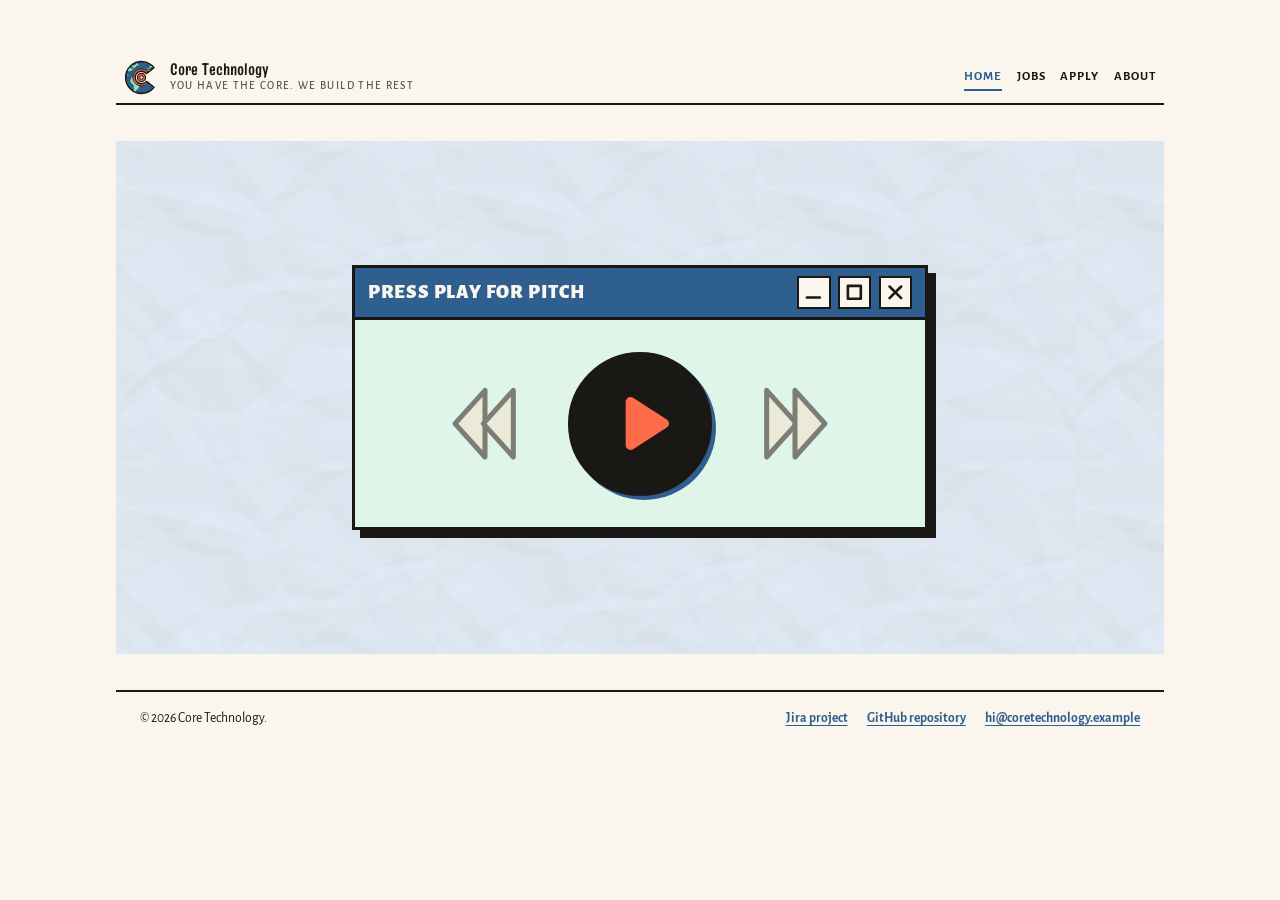
<file: index.html>
<!DOCTYPE html>
<html lang="en">

<head>
    <meta charset="UTF-8">
    <meta name="viewport" content="width=device-width, initial-scale=1">
    <title>Core Technology: Home</title>

    <link rel="stylesheet" href="./stylesheets/fonts.css">
    <link rel="stylesheet" href="./stylesheets/styles.css">
    <link rel="stylesheet" href="./stylesheets/index.css">
    <link rel="stylesheet" href="./stylesheets/animation.css">

    <style>
        /* Required embedded */
        h2 strong {
            display: inline-block;
            background-color: var(--coral);
            color: var(--bg);
            padding: 0 0.2em 0.05em;
        }

        del {
            text-decoration: none;
            /* remove default horizontal line */
            position: relative;
            display: inline-block;
        }

        del::after {
            content: "";
            position: absolute;
            top: 50%;
            left: -10%;
            width: 120%;
            height: 2px;
            background-color: currentColor;
            transform: translateY(-50%) rotate(-15deg);
        }
    </style>
</head>

<body>
    <header>
        <a class="brand" href="index.html">
            <span class="brand-mark" aria-hidden="true">
                <img src="images/brandmark.svg" alt="" width="32" height="32" />
            </span>
            <span>
                <span class="brand-name">Core Technology</span>
                <span class="brand-slogan">You have the core. We build the rest</span>
            </span>
        </a>
        <nav class="nav" aria-label="Main navigation">
            <a href="index.html" aria-current="page">Home</a>
            <a href="jobs.html">Jobs</a>
            <a href="apply.html">Apply</a>
            <a href="about.html">About</a>
        </nav>
    </header>
    <main id="main">
        <!--pitch hook -->
        <section class="panel pitch-hero" aria-labelledby="pitch-title" id="pitch">
            <div class="play-screen">
                <div class="player">
                    <div class="player__titlebar" aria-hidden="true">
                        <span class="player__title">Press play for pitch</span>
                        <span class="player__winbtns">
                            <span><svg viewBox="0 0 16 16" focusable="false">
                                    <path d="M3 12h10" />
                                </svg></span>
                            <span><svg viewBox="0 0 16 16" focusable="false">
                                    <rect x="3" y="3" width="10" height="10" />
                                </svg></span>
                            <span><svg viewBox="0 0 16 16" focusable="false">
                                    <path d="M3.5 3.5l9 9m0-9-9 9" />
                                </svg></span>
                        </span>
                    </div>
                    <div class="player__body">
                        <div class="transport">
                            <!-- dummy keys: decoration only -->
                            <span class="transport__skip" aria-hidden="true"><svg viewBox="0 0 48 56" focusable="false">
                                    <path d="M21 8 3 28l18 20Z" />
                                    <path d="M38 8 20 28l18 20Z" />
                                </svg></span>
                            <input type="checkbox" id="play" name="play" class="transport__play" autocomplete="on"
                                aria-label="Press play to start the pitch">
                            <span class="transport__skip" aria-hidden="true"><svg viewBox="0 0 48 56" focusable="false">
                                    <path d="M10 8l18 20L10 48Z" />
                                    <path d="M27 8l18 20L27 48Z" />
                                </svg></span>
                        </div>
                    </div>
                </div>
            </div>
            <!-- Marquee, -50% loop so two identical loops so that it can be seamless,
                 avoid blank conveyor -->
            <div class="marquee">
                <div class="marquee__track">
                    <div class="marquee__group">
                        <span class="marquee__item">More money!</span>
                        <span class="marquee__item">Less work!</span>
                        <span class="marquee__item">It&apos;s basically free if you don't think too hard about
                            it!</span>
                        <span class="marquee__item">Hire us now!</span>
                        <span class="marquee__item">Terms and conditions may apply.</span>
                    </div>
                    <div class="marquee__group" aria-hidden="true">
                        <span class="marquee__item">More money!</span>
                        <span class="marquee__item">Less work!</span>
                        <span class="marquee__item">It&apos;s basically free if you don't think too hard about
                            it!</span>
                        <span class="marquee__item">Hire us now!</span>
                        <span class="marquee__item">Terms and conditions may apply.</span>
                    </div>
                </div>
            </div>
            <div class="pitch-hero__type">
                <h1 id="pitch-title" class="pitch-title">
                    We help your educational institution make <span class="money">money</span>.
                </h1>
                <h2 class="pitch-subtitle">
                    Our promise:
                    <strong>more</strong> money for <strong>less</strong> work.
                    That&apos;s it.
                    Free money. Win-win.
                </h2>
                <p class="panel-hint panel-hint--hero" aria-hidden="true">
                    <a href="#pitch-more">
                        <span>&iquest;it sounds too good to be true?</span>
                        <span class="hint-arrows">
                            <span class="hint-arrow"></span>
                            <span class="hint-arrow"></span>
                            <span class="hint-arrow"></span>
                        </span>
                    </a>
                </p>
            </div>
        </section>
        <!-- Pitch copy 1st -->
        <section class="panel" id="pitch-more" aria-label="Our pitch, part one">
            <div class="grid grid--split">
                <div data-mobile-pane>
                    <div class="pitch-copy">
                        <div class="anim--wipe">
                            <p class="pitch-standfirst">You, or your institution, might ask rhetorically:</p>
                            <p class="pitch-quote">
                                How do we make <span class="money">more money</span> while being more
                                <del>woke</del> accessible?
                            </p>
                        </div>
                        <div class="deck-compare">
                            <div class="deck-compare__card anim--float">
                                <h3 class="deck-compare__title">Their Problems</h3>
                                <p class="deck-compare__desc">
                                    LMS portal straight out of the 90s, triple-digit-columns spreadsheets,
                                    customer support with posh accents, and sclerotically beige suits
                                    that would rather play it safe.
                                </p>
                            </div>
                            <div class="deck-compare__card deck-compare__card--synergy anim--float">
                                <h3 class="deck-compare__title">Our Solutions</h3>
                                <p class="deck-compare__desc">
                                    Bespoke WCAG-compliant learning platforms, expertly crafted by
                                    our generational software artisans,
                                    and workflows made for students that will uncannily
                                    integrate with zero friction.
                                </p>
                            </div>
                        </div>
                    </div>
                </div>
                <div data-mobile-pane>
                    <figure class="photo anim--zoom">
                        <object data="images/company-illustration.svg" type="image/svg+xml"
                            aria-label="Abstract wireframe illustration of Core Technology LMS interface">
                            <img src="images/company-illustration.svg"
                                alt="Abstract wireframe illustration of Core Technology LMS interface">
                        </object>
                        <figcaption>Core Technology LMS: unified digital learning and accessibility suite</figcaption>
                    </figure>
                </div>
            </div>
            <p class="panel-hint" aria-hidden="true"><a href="#pitch-profit">Read on</a></p>
        </section>
        <!-- Pitch copy 2nd -->
        <section class="panel" id="pitch-profit" aria-label="Our pitch, part two">
            <div class="pitch-copy">
                <p class="pitch-standfirst">Nowadays, education is all</p>
                <p class="pitch-quote pitch-quote--stack anim--place">
                    <span>profit-first,</span>
                    <span>quality-later.</span>
                </p>
                <p class="pitch-lead">
                    We constructed our tools to<span class="money" style="box-shadow: none;">maximize shareholder
                        value</span> and to help the little guys &mdash; you and I &mdash;
                    enjoy our work less:
                </p>
                <div class="deck-stats">
                    <div class="deck-stat">
                        <span class="deck-stat__num">+67%</span>
                        <span class="deck-stat__label">Shareholder Satisfaction</span>
                        <p class="deck-stat__desc">
                            Flashy UIs that would look great as B-roll footage for promotional videos,
                            demo days, and in case investors or C-suites try to disguise as new employees.
                        </p>
                    </div>
                    <div class="deck-stat">
                        <span class="deck-stat__num">&ge; 4.5:1</span>
                        <span class="deck-stat__label">WCAG Contrast</span>
                        <p class="deck-stat__desc">
                            Obsessively dialed <span class="pitch-ratio">foreground-to-background</span> and other such
                            ratios.
                            We'll even give you a badge via request.
                        </p>
                    </div>
                    <div class="deck-stat">
                        <span class="deck-stat__num">&infin;</span>
                        <span class="deck-stat__label">Synergy Multiplier</span>
                        <p class="deck-stat__desc">
                            Vague-sounding tools&trade; replacing your legacy tooling with future-legacy tooling.
                        </p>
                    </div>
                </div>
            </div>
            <p class="panel-hint" aria-hidden="true"><a href="#products">Our tools below</a></p>
        </section>
        <!-- List our products -->
        <section class="panel" aria-labelledby="products-title" id="products">
            <div class="grid grid--split">
                <div data-mobile-pane>
                    <div class="product-search" role="search" aria-label="Search our products">
                        <label for="product-search-input">Look up your perfect tool</label>
                        <div class="product-search__row">
                            <input class="product-search__input" id="product-search-input" type="search"
                                placeholder="e.g. accessibility audit, LMS integration, student analytics"
                                autocomplete="off">
                            <button class="product-search__button" type="button">Search</button>
                        </div>
                    </div>
                    <p class="panel-hint table-hint">Scroll the table</p>
                    <!-- Scroll box keeps the table from clipping the page on narrow screens. -->
                    <div class="table-wrap anim--slide" role="region" aria-label="Product suites table" tabindex="0">
                        <table>
                            <thead>
                                <tr>
                                    <th scope="col" rowspan="2">Suite</th>
                                    <th scope="col" colspan="2">Tooling</th>
                                    <th scope="col" rowspan="2">Deployment</th>
                                </tr>
                                <tr>
                                    <th scope="col">Module</th>
                                    <th scope="col">Replaces</th>
                                </tr>
                            </thead>
                            <tbody>
                                <tr>
                                    <th scope="row" rowspan="3">Overhauling Suite</th>
                                    <td>Virtual Cockpit&trade;</td>
                                    <td>Every spreadsheet you own</td>
                                    <td rowspan="3">Web, on-premise, Android Auto (beta)</td>
                                </tr>
                                <tr>
                                    <td>LLM Analytics&trade;</td>
                                    <td>Overworked data scientist(s)</td>
                                </tr>
                                <tr>
                                    <td>4.5:1 Badge</td>
                                    <td>Accessibility audits</td>
                                </tr>
                                <tr>
                                    <th scope="row" rowspan="2">Profitmaxxing Suite</th>
                                    <td>Donor-Likelihood Index&trade;</td>
                                    <td>Admissions officer(s)</td>
                                    <td rowspan="2">Web only</td>
                                </tr>
                                <tr>
                                    <td>In-Shareholders-Boots Putter&trade;</td>
                                    <td>Your conscience</td>
                                </tr>
                            </tbody>
                        </table>
                    </div>
                </div>
                <!-- Heading + stock photo occupy the right column -->
                <div data-mobile-pane>
                    <h2 id="products-title" class="products-heading">Here's what's in the Arsenal: we don't come
                        second.</h2>
                    <figure class="photo anim--zoom">
                        <img src="images/pexels-photo-5717719.jpeg" alt="Person working with a laptop" />
                        <figcaption>Working with our tools is extremely simple. Just look at this stock photo!
                        </figcaption>
                    </figure>
                </div>
            </div>
            <p class="panel-hint products-hint" aria-hidden="true"><a href="#testimonials">Our
                    testimonials below</a></p>
        </section>
        <!-- Testimonials -->
        <section class="panel" aria-labelledby="testimonials-title" id="testimonials">
            <h2 id="testimonials-title">Don't take our word for it. Read some raving reviews that we cherry
                picked:
            </h2>
            <blockquote>
                <p> Before I tried the Core Technology's In-Shareholders-Boots Putter&trade;.
                    I had the impression that investors were only there to leech off our profits and to
                    push us to further commercialize our operations, but afterward I now understand that they're
                    too are
                    human,
                    they need to feed their family and pay for their yachts' fuel too. I am now a more empathetic
                    person.
                </p>
                <footer>&mdash;Professor A (he/him), <cite>After trying our product</cite></footer>
            </blockquote>
            <blockquote>
                <p> I am quite fond of the new web page redesigns, which had
                    an increased contrast and the color palette was red-green
                    colorblind friendly too. And they also let me choose my pronouns,
                    which I suppose is a really nice gesture. I genuinely don't have
                    anything sarcastic to say about this.
                </p>
                <footer>&mdash;Lilith (she/they), <cite>In an anonymous feedback</cite></footer>
            </blockquote>
            <blockquote>
                <p> I feel like the trend of educational companies focusing on accessibility and
                    equity for increasingly-diverse students is an objectively good thing, however
                    I doubt that this skyrocketing effect will continue to last. A primary concern
                    is that our company will need to face a market that will soon be saturated.
                    But I'm still confident in our products.
                </p>
                <footer>&mdash;Dayvon Daquan Bennett, CEO<sub>-block</sub> (rest/in/power)</footer>
            </blockquote>
            <p class="panel-hint" aria-hidden="true"><a href="#offers">Our
                    offers below</a></p>
        </section>
        <section class="panel" aria-labelledby="offers-title" id="offers">
            <h2 id="offers-title">Wanna work with us? Actually, we're not looking for any further clients,
                sorry about that. However, wanna work for us? We're hiring!
            </h2>
            <p>Please check the jobs section of this web page for further details:</p>
            <div class="offers-cta">
                <p class="panel-hint" aria-hidden="true" style="padding-bottom: 5rem;">Click me &darr;</p>
                <a class="button offers-cta__btn" href="./jobs.html">Let's get
                    employed</a>
                <p class="panel-hint" aria-hidden="true" style="padding-top: 6rem;">Click me &uarr;</p>

                <span class="offers-cta__arrows" aria-hidden="true">
                    <span class="offers-cta__arrow"></span>
                    <span class="offers-cta__arrow"></span>
                    <span class="offers-cta__arrow"></span>
                    <span class="offers-cta__arrow"></span>
                    <span class="offers-cta__arrow"></span>
                    <span class="offers-cta__arrow"></span>
                    <span class="offers-cta__arrow"></span>
                    <span class="offers-cta__arrow"></span>
                </span>
            </div>
            <p class="panel-hint" aria-hidden="true"><a href="#pitch">Read
                    our pitch again</a></p>
        </section>
    </main>

    <!-- Acknowledgement of Country -->
    <aside class="country-acknowledgement" aria-label="Acknowledgement of Country">
        <p>
            <strong>Acknowledgement of Country:</strong> We respectfully acknowledge the Wurundjeri Woi-wurrung People
            of the Kulin Nation, who are the Traditional Owners of the lands on which our operations are based in
            Melbourne&rsquo;s east, and pay our respects to their Elders past, present, and emerging. We are honoured to
            recognise our connection to Wurundjeri Country, history, culture, and spirituality, and strive to ensure
            that we create digital learning tools in a manner that respects and honours Aboriginal and Torres Strait
            Islander peoples across Australia.
        </p>
    </aside>

    <!-- Footer section-->
    <footer aria-label="Site">
        <p class="footer-note">&copy; 2026 Core Technology.</p>
        <ul class="footer-links">
            <li><a href="https://group1-cos10026.atlassian.net">Jira project</a></li>
            <li><a href="https://github.com/dangnq-swin/group1">GitHub repository</a></li>
            <li><a href="mailto:hi@coretechnology.example">hi@coretechnology.example</a></li>
        </ul>
    </footer>

</body>

</html>
</file>
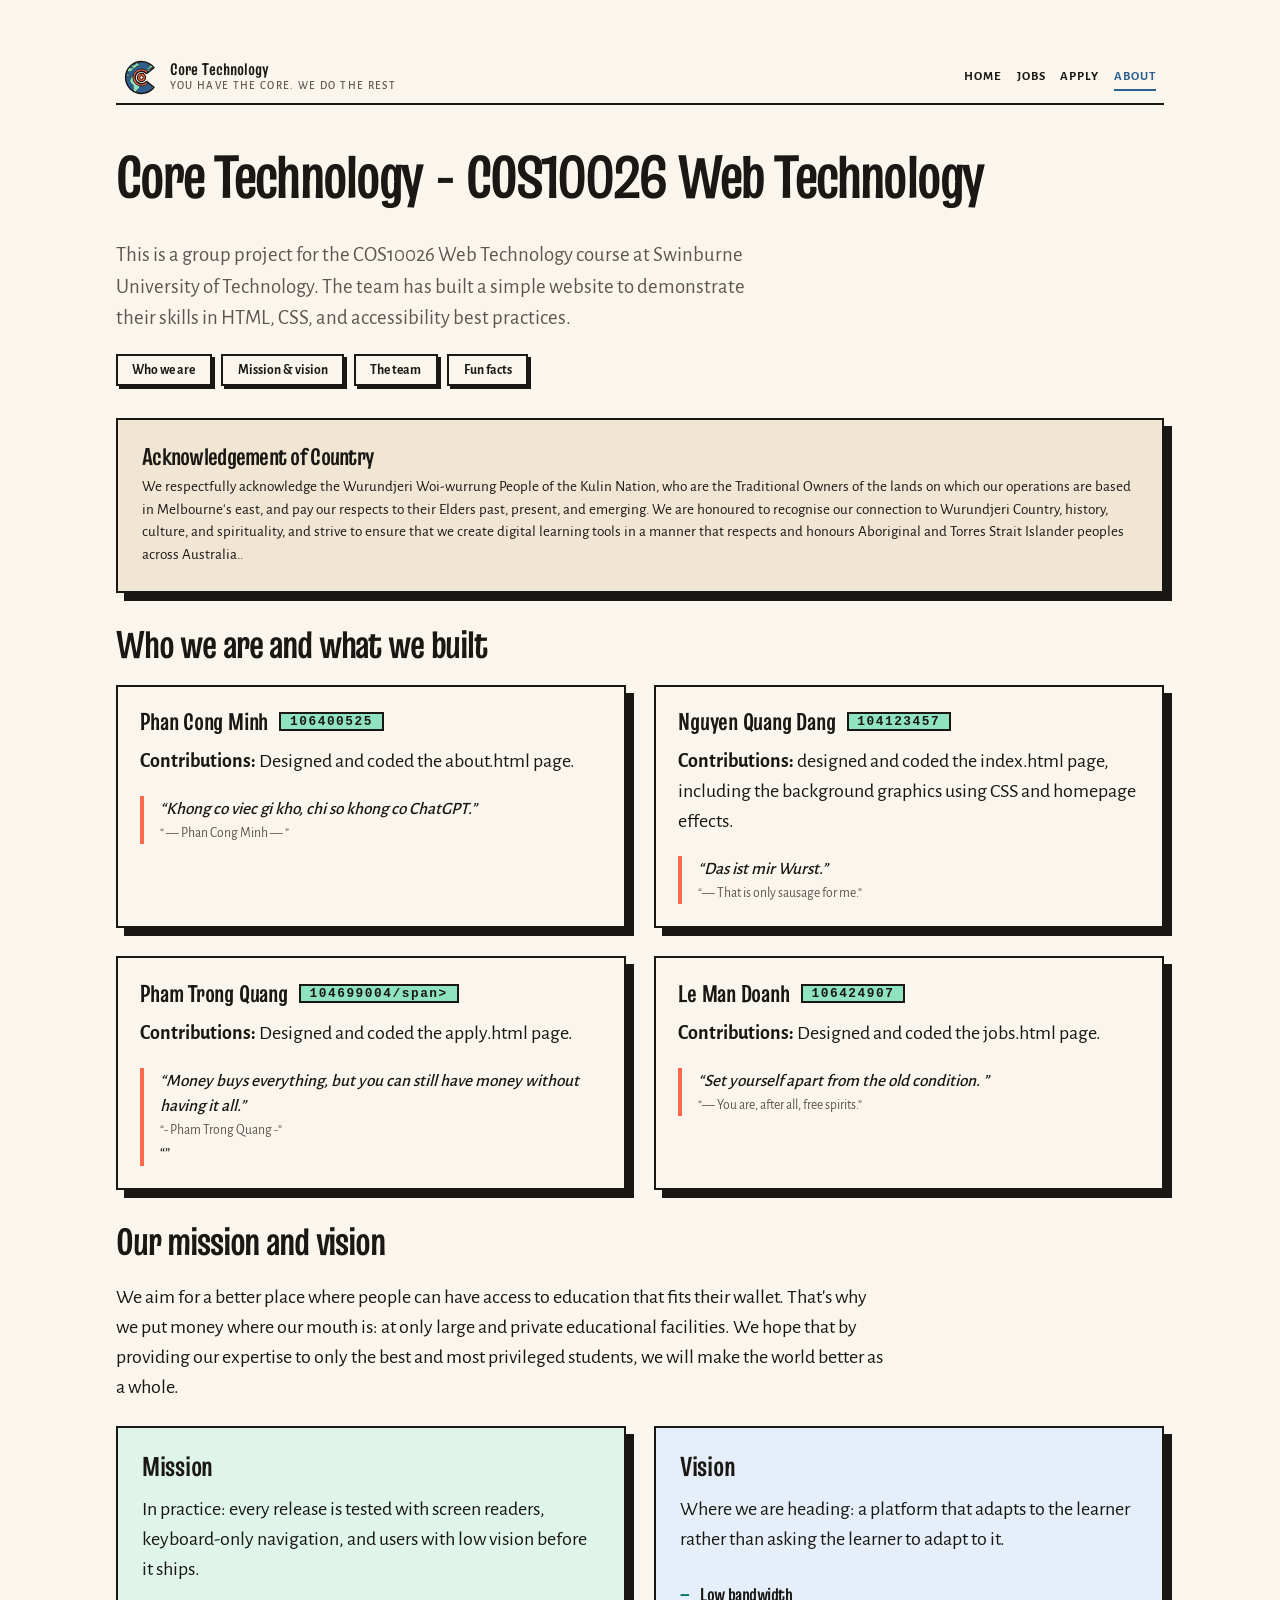
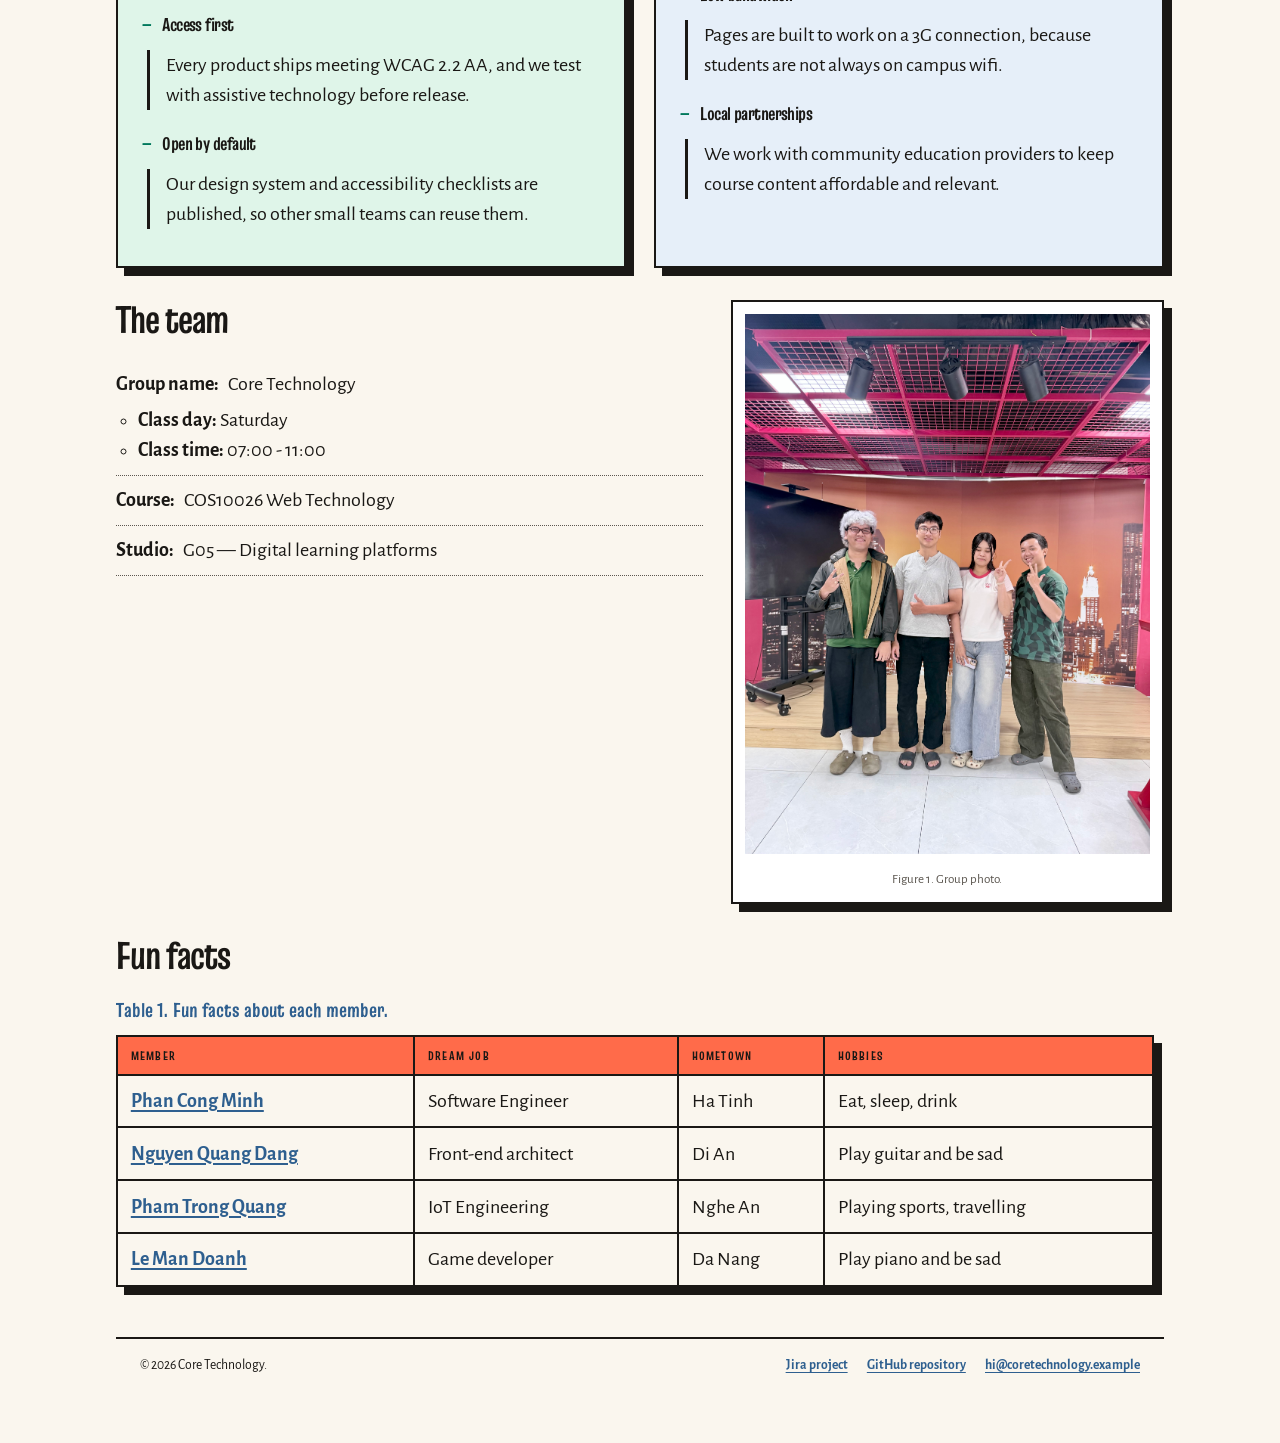
<file: about.html>
<!DOCTYPE html>
<html lang="en">

<head>
  <meta charset="UTF-8">
  <meta name="viewport" content="width=device-width, initial-scale=1">
  <title>Core Technology: About</title>

  <link rel="stylesheet" href="stylesheets/fonts.css">
  <link rel="stylesheet" href="stylesheets/styles.css">

  <!-- Embedded CSS: rules that only apply to the About page.
       Colours come from the shared palette in styles.css (var(--...)),
       and a few use hex codes directly (as the brief asks). -->
  <style>
    /* ===== 1. PAGE BASICS ===== */

    /* Khoang trang cua header */
    [id] {
      scroll-margin-top: 5rem;
    }

    /* Intro paragraph under the h1 */
    .about .lead {
      color: #5C5750;
      font-size: 1.3rem;
    }

    /* 2 cot */
    @media (min-width: 48rem) {
      .about .grid--2 {
        grid-template-columns: 1fr 1fr;
      }

      .about .grid--split {
        grid-template-columns: 1.15fr 0.85fr;
        align-items: start;
      }
    }

    /* ===== 2. "ON THIS PAGE" LINKS ===== */

    .toc {
      display: flex;
      flex-wrap: wrap;
      gap: 0.6rem;
      margin-top: 1.2rem;
    }

    .toc a {
      padding: 0.25rem 0.9rem;
      border: 2px solid #1A1815;
      background: #FAF6EE;
      box-shadow: 3px 3px 0 #1A1815;
      color: #1A1815;
      font-size: 0.85rem;
      font-weight: 600;
      text-decoration: none;
      transition: background-color 0.15s ease, transform 0.12s ease;
    }

    .toc a:hover,
    .toc a:focus-visible {
      background: #8FE3C0;
    }

    /* ===== 3. MEMBER CARDS ===== */

    .members-grid {
      margin-top: 1rem;
    }

    .member {
      padding: clamp(1rem, 2.5vw, 1.4rem);
      border: 2px solid #1A1815;
      background: #FAF6EE;
      box-shadow: 8px 8px 0 #1A1815;
      transition: transform 0.15s ease, box-shadow 0.15s ease, background-color 0.15s ease;
    }

    /* Ten + ma sinh vien cung 1 hang */
    .member h3 {
      display: flex;
      flex-wrap: wrap;
      align-items: center;
      gap: 0.3rem 0.7rem;
      font-size: 1.5rem;
    }

    /* Styled student ID: seafoam badge, mono font, spaced digits */
    .student-id {
      padding: 0.05rem 0.55rem;
      border: 2px solid #1A1815;
      background: #8FE3C0;
      color: #1A1815;
      font-family: ui-monospace, "Courier New", monospace;
      font-size: 0.8rem;
      font-weight: 700;
      letter-spacing: 0.12em;
    }

    /* Hieu ung cua card khi duoc chon */
    .member:target {
      background: #DFF5E9;
    }

    /* Hieu ung cua blockquote ben trong card */
    .member blockquote {
      display: block;
      margin: 0.8rem 0 0;
      padding: 0 0 0 1rem;
      border: 0;
      border-left: 4px solid #FF6B4A;
      box-shadow: none;
      background: transparent;
    }

    .quote {
      margin: 0;
      font-style: italic;
      font-weight: 500;
    }

    .quote-trans {
      margin: 0.2rem 0 0;
      color: #5C5750;
      font-size: 0.85rem;
    }

    /* ===== 4. MISSION + VISION ===== */

    .mv-intro {
      margin-bottom: 1.5rem;
      max-width: 70ch;
    }

    .mv-card {
      padding: clamp(1rem, 2.5vw, 1.5rem);
      border: 2px solid #1A1815;
      box-shadow: 8px 8px 0 #1A1815;
    }

    .mv-card--mission {
      background: #DFF5E9;
    }

    .mv-card--vision {
      background: #E6EFF9;
    }

    .mv-card h3 {
      font-size: 1.7rem;
    }

    .note {
      color: #5C5750;
    }

    /* bam de mo rong */
    .mission-item summary {
      padding: 0.4rem 0;
      cursor: pointer;
      list-style: none;
    }

    .mission-item summary::-webkit-details-marker {
      display: none;
    }

    .mission-item summary h4 {
      display: inline;
      margin: 0;
      font-size: 1.15rem;
    }

    .mission-item summary::before {
      content: "+";
      margin-right: 0.45rem;
      color: #00785C;
      font-weight: 700;
    }

    .mission-item[open] summary::before {
      content: "\2212";
    }

    .mission-item summary:hover h4 {
      color: #00785C;
    }

    .mission-item summary:focus-visible {
      outline: 3px solid #2E5F8F;
      outline-offset: 3px;
    }

    .mission-item p {
      margin: 0.2rem 0 0.8rem 0.3rem;
      padding-left: 1rem;
      border-left: 3px solid #1A1815;
    }

    /* ===== 5. TEAM INFO + BORDERED FIGURE ===== */

    .facts {
      margin: 0;
    }

    .facts>div {
      padding: 0.6rem 0;
      border-bottom: 1px dotted #5C5750;
    }

    .facts dt {
      display: inline;
      margin-right: 0.35rem;
      font-weight: 700;
    }

    .facts dd {
      display: inline;
      margin: 0;
    }

    .facts ul {
      margin: 0.4rem 0 0;
      padding-left: 1.4rem;
      list-style: circle;
    }

    /* Duong vien */
    .about figure.photo {
      padding: 0.75rem;
      border: 2px solid #1A1815;
      background: #FFFFFF;
      box-shadow: 8px 8px 0 #1A1815;
      transition: transform 0.2s ease;
    }

    .about figure.photo .media {
      display: grid;
      place-items: center;
      background: #F0E6D3;
      border: 1px dashed #5C5750;
      color: #5C5750;
      font-size: 0.8rem;
      letter-spacing: 0.1em;
      text-align: center;
      text-transform: uppercase;
    }

    /* Thay anh vao van co vien */
    .about figure.photo img {
      border: 0;
      box-shadow: none;
    }

    /* ===== 6. FUN FACTS TABLE ===== */

    /* Cuon tren dien thoai */
    .table-wrap {
      overflow-x: auto;
      padding: 0 10px 10px 0;
    }

    .table-wrap:focus-visible {
      outline: 3px solid #2E5F8F;
      outline-offset: 3px;
    }

    .about caption {
      padding-bottom: 0.6rem;
      text-align: left;
      color: #2E5F8F;
      font-family: "Truculenta", Georgia, serif;
      font-weight: 700;
    }

    .about tbody th a {
      font-weight: 700;
    }

    /* Hieu ung khi di chuyen chuot */
    .about tbody tr {
      transition: background-color 0.15s ease;
    }

    .about tbody tr:hover {
      background: #DFF5E9;
    }

    /* ===== 7. ACKNOWLEDGEMENT (card style comes from styles.css) ===== */

    .country-acknowledgement h2 {
      margin-bottom: 0.4rem;
      font-size: 1.5rem;
    }

    .country-acknowledgement p+p {
      margin-top: 0.7rem;
    }

    /* ===== 8. SIMPLE MOTION (switched off for people who prefer reduced motion) ===== */

    @keyframes about-rise {
      from {
        opacity: 0;
        transform: translateY(1.5rem);
      }

      to {
        opacity: 1;
        transform: none;
      }
    }

    @media (prefers-reduced-motion: no-preference) {

      /* Hieu ung 1 */
      .about>* {
        animation: about-rise 0.6s ease-out both;
      }

      /* Hieu ung 2 */
      .toc a:hover,
      .toc a:focus-visible {
        transform: translateY(-2px);
      }

      /* Hieu ung 3 */
      .member:hover,
      .mv-card:hover {
        transform: translate(-3px, -3px);
        box-shadow: 11px 11px 0 #1A1815;
      }

      .mv-card {
        transition: transform 0.15s ease, box-shadow 0.15s ease;
      }

      /* Hieu ung 4 */
      .about figure.photo:hover {
        transform: rotate(-1deg);
      }
    }
  </style>
</head>

<body>

  <!--Header -->
  <header>
    <a class="brand" href="index.html">
      <span class="brand-mark" aria-hidden="true">
        <img src="images/brandmark.svg" alt="" width="32" height="32" />
      </span>
      <span>
        <span class="brand-name">Core Technology</span>
        <span class="brand-slogan">You have the core. We do the rest</span>
      </span>
    </a>

    <nav class="nav" aria-label="Main navigation">
      <a href="index.html">Home</a>
      <a href="jobs.html">Jobs</a>
      <a href="apply.html">Apply</a>
      <a href="about.html" aria-current="page">About</a>
    </nav>
  </header>

  <main id="main" class="stack about">

    <!-- 1. Intro + on-this-page links -->
    <section class="about-hero" aria-labelledby="about-title">
      <h1 id="about-title">Core Technology - COS10026 Web Technology</h1>
      <!-- Inline CSS example -->
      <p class="lead" style="max-width: 60ch;">
        This is a group project for the COS10026 Web Technology course at Swinburne University of Technology. The team
        has built a simple website to demonstrate their skills in HTML, CSS, and accessibility best practices.
      </p>
      <nav class="toc" aria-label="On this page">
        <a href="#members">Who we are</a>
        <a href="#mission">Mission &amp; vision</a>
        <a href="#team">The team</a>
        <a href="#fun-facts">Fun facts</a>
      </nav>
    </section>

    <!-- 2. Acknowledgement of Country -->
    <aside class="country-acknowledgement" aria-labelledby="ack-title">
      <h2 id="ack-title">Acknowledgement of Country</h2>
      <p>We respectfully acknowledge the Wurundjeri Woi-wurrung People of the Kulin Nation, who are the Traditional
        Owners of the lands on which our operations are based in Melbourne's east, and pay our respects to their Elders
        past, present, and emerging. We are honoured to recognise our connection to Wurundjeri Country, history,
        culture, and spirituality, and strive to ensure that we create digital learning tools in a manner that respects
        and honours Aboriginal and Torres Strait Islander peoples across Australia..</p>
    </aside>

    <!-- 3. Members -->
    <section id="members" aria-labelledby="members-title">
      <h2 id="members-title">Who we are and what we built</h2>
      <div class="grid grid--2 members-grid">

        <article class="member" id="member-1">
          <h3>Phan Cong Minh <span class="student-id">106400525</span></h3>
          <p><strong>Contributions:</strong> Designed and coded the about.html page.</p>
          <blockquote>
            <p class="quote" lang="vi">Khong co viec gi kho, chi so khong co ChatGPT.</p>
            <p class="quote-trans"> — Phan Cong Minh — </p>
          </blockquote>
        </article>

        <article class="member" id="member-2">
          <h3>Nguyen Quang Dang <span class="student-id">104123457</span></h3>
          <p><strong>Contributions:</strong> designed and coded the index.html page, including the background graphics
            using
            CSS and homepage effects.</p>
          <blockquote>
            <p class="quote" lang="de">Das ist mir Wurst.</p>
            <p class="quote-trans">— That is only sausage for me.</p>
          </blockquote>
        </article>

        <article class="member" id="member-3">
          <h3>Pham Trong Quang <span class="student-id">104699004/span></h3>
          <p><strong>Contributions:</strong> Designed and coded the apply.html page.</p>
          <blockquote>
            <p class="quote" lang="la">Money buys everything, but you can still have money without having it all.</p>
            <p class="quote-trans">- Pham Trong Quang -</p>
            </p>
          </blockquote>
        </article>

        <article class="member" id="member-4">
          <h3>Le Man Doanh <span class="student-id">106424907</span></h3>
          <p><strong>Contributions:</strong> Designed and coded the jobs.html page.</p>
          <blockquote>
            <p class="quote" lang="la">Set yourself apart from the old condition. </p>
            <p class="quote-trans">— You are, after all, free spirits.</p>
          </blockquote>
        </article>

      </div>
    </section>

    <!-- 4. Mission + Vision  -->
    <section id="mission" aria-labelledby="mission-title">
      <h2 id="mission-title">Our mission and vision</h2>
      <p class="mv-intro">We aim for a better place where people can have access to education
        that fits their wallet. That's why we put money where our mouth is: at only large and private educational
        facilities. We hope that by providing our expertise to only the best and most privileged students, we will
        make the world better as a whole.</p>

      <div class="grid grid--2">

        <!-- Left: what we do today -->
        <article class="mv-card mv-card--mission">
          <h3>Mission</h3>
          <p>In practice: every release is tested with screen readers, keyboard-only navigation, and users
            with low vision before it ships.</p>

          <details class="mission-item" open>
            <summary>
              <h4>Access first</h4>
            </summary>
            <p>Every product ships meeting WCAG 2.2 AA, and we test with assistive technology before release.</p>
          </details>

          <details class="mission-item" open>
            <summary>
              <h4>Open by default</h4>
            </summary>
            <p>Our design system and accessibility checklists are published, so other small teams can reuse them.</p>
          </details>
        </article>

        <!-- Right: where we are heading -->
        <article class="mv-card mv-card--vision">
          <h3>Vision</h3>
          <p>Where we are heading: a platform that adapts to the learner rather than asking the learner to
            adapt to it.</p>

          <details class="mission-item" open>
            <summary>
              <h4>Low bandwidth</h4>
            </summary>
            <p>Pages are built to work on a 3G connection, because students are not always on campus wifi.</p>
          </details>

          <details class="mission-item" open>
            <summary>
              <h4>Local partnerships</h4>
            </summary>
            <p>We work with community education providers to keep course content affordable and relevant.</p>
          </details>
        </article>

      </div>
    </section>

    <!-- 5. The team -->
    <div class="grid grid--split">
      <section id="team" aria-labelledby="team-title">
        <h2 id="team-title">The team</h2>
        <dl class="facts">
          <div>
            <dt>Group name:</dt>
            <dd>Core Technology
              <ul>
                <li><strong>Class day:</strong> Saturday</li>
                <li><strong>Class time:</strong> 07:00 - 11:00</li>
              </ul>
            </dd>
          </div>
          <div>
            <dt>Course:</dt>
            <dd>COS10026 Web Technology</dd>
          </div>
          <div>
            <dt>Studio:</dt>
            <dd>G05 — Digital learning platforms</dd>
          </div>
        </dl>
      </section>

      <figure class="photo">
        <!-- Placeholder. -->
        <img src="images/group_photo.jpeg" alt="Group photo" width="800" height="600" />
        <figcaption>Figure 1. Group photo.</figcaption>
      </figure>
    </div>

    <!-- 6. Fun facts -->
    <section id="fun-facts" aria-labelledby="facts-title">
      <h2 id="facts-title">Fun facts</h2>
      <div class="table-wrap" role="region" aria-label="Fun facts table" tabindex="0">
        <table>
          <caption>Table 1. Fun facts about each member.</caption>
          <thead>
            <tr>
              <th scope="col">Member</th>
              <th scope="col">Dream job</th>
              <th scope="col">Hometown</th>
              <th scope="col">Hobbies</th>
            </tr>
          </thead>
          <tbody>
            <tr>
              <th scope="row"><a href="#member-1">Phan Cong Minh</a></th>
              <td>Software Engineer</td>
              <td>Ha Tinh</td>
              <td>Eat, sleep, drink</td>
            </tr>
            <tr>
              <th scope="row"><a href="#member-2">Nguyen Quang Dang</a></th>
              <td>Front-end architect</td>
              <td>Di An</td>
              <td>Play guitar and be sad</td>
            </tr>
            <tr>
              <th scope="row"><a href="#member-3">Pham Trong Quang</a></th>
              <td>IoT Engineering</td>
              <td>Nghe An</td>
              <td>Playing sports, travelling </td>
            </tr>
            <tr>
              <th scope="row"><a href="#member-4">Le Man Doanh</a></th>
              <td>Game developer</td>
              <td>Da Nang</td>
              <td>Play piano and be sad</td>
            </tr>
          </tbody>
        </table>
      </div>
    </section>

  </main>

  <!-- Footer section-->
  <footer aria-label="Site">
    <p class="footer-note">&copy; 2026 Core Technology.</p>
    <ul class="footer-links">
      <li><a href="https://group1-cos10026.atlassian.net">Jira project</a></li>
      <li><a href="https://github.com/dangnq-swin/group1">GitHub repository</a></li>
      <li><a href="mailto:hi@coretechnology.example">hi@coretechnology.example</a></li>
    </ul>
  </footer>

</body>

</html>
</file>
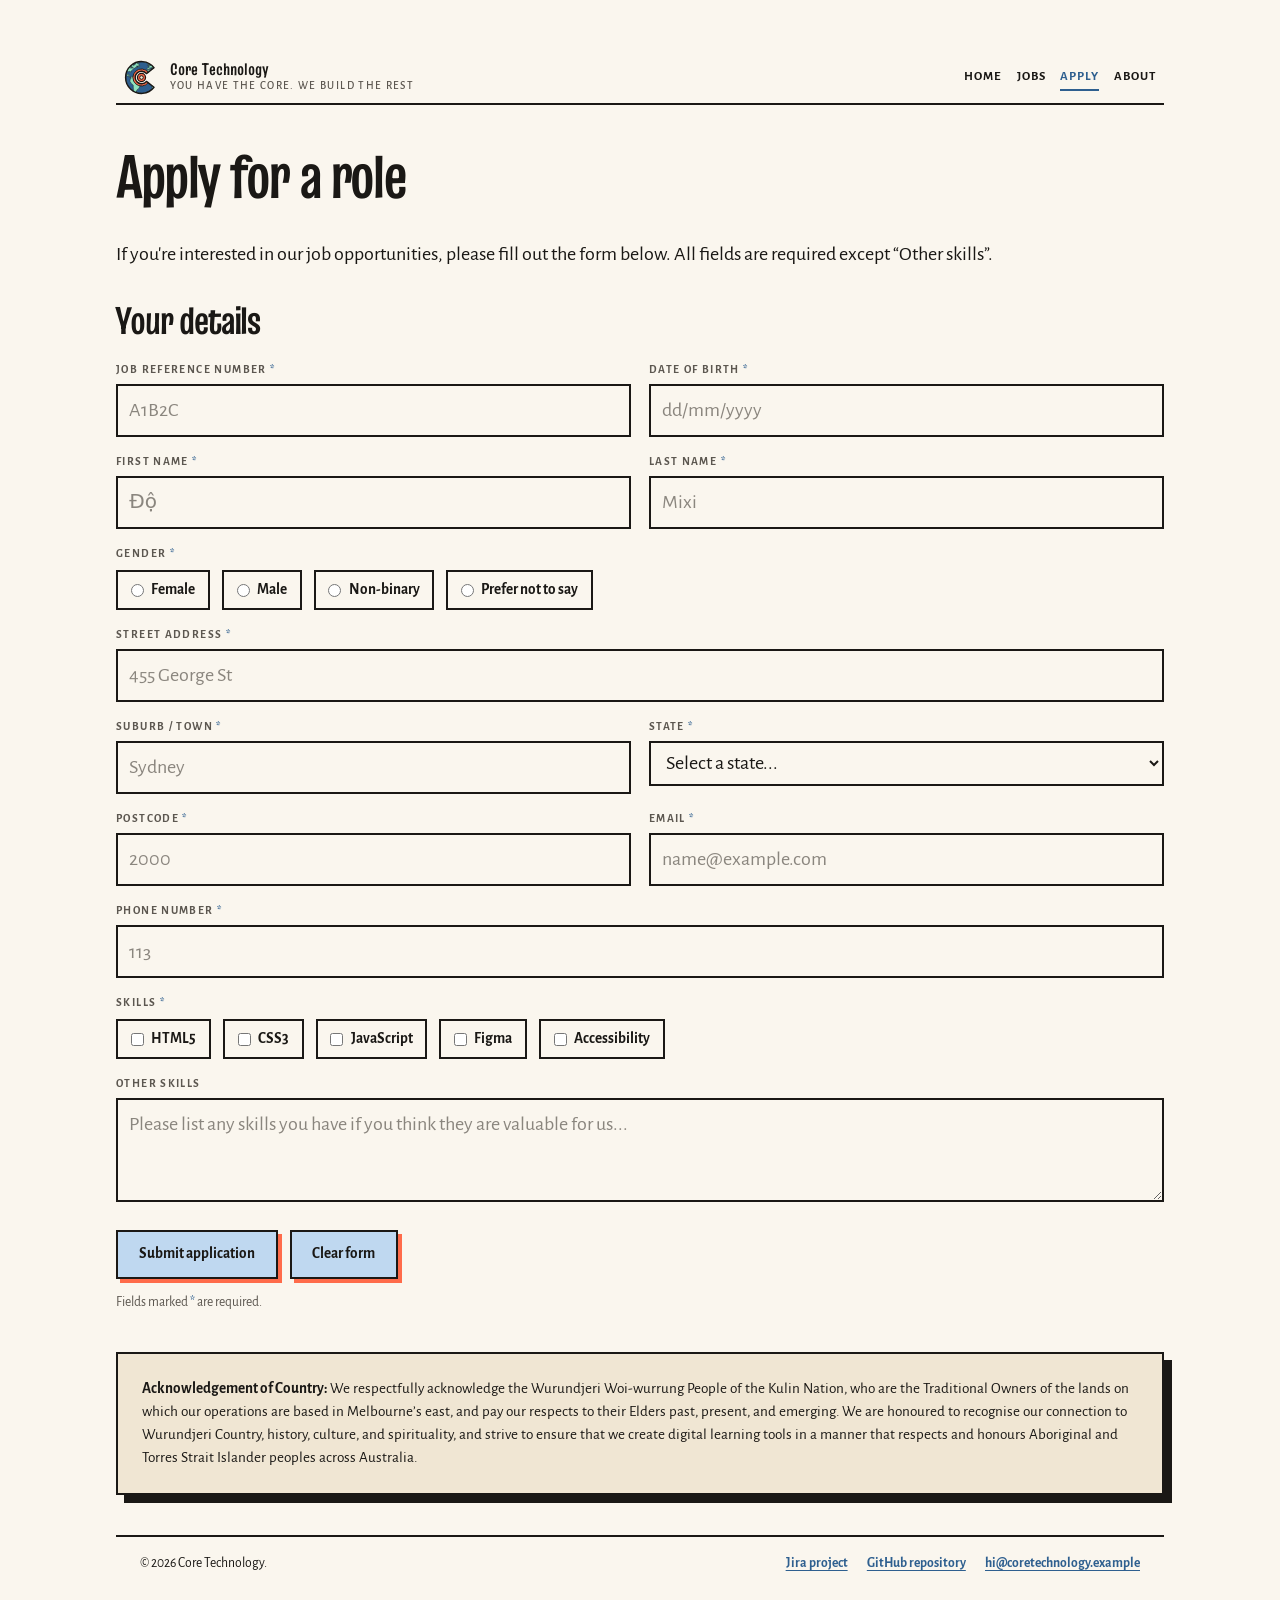
<file: apply.html>
<!DOCTYPE html>
<html lang="en">

<head>
  <meta charset="UTF-8">
  <meta name="viewport" content="width=device-width, initial-scale=1">
  <title>Core Technology: Apply</title>

  <link rel="stylesheet" href="stylesheets/fonts.css">
  <link rel="stylesheet" href="stylesheets/styles.css">
  <link rel="stylesheet" href="stylesheets/apply.css">

</head>

<body>

  <!--Header -->
  <header>
    <a class="brand" href="index.html">
      <span class="brand-mark" aria-hidden="true">
        <img src="images/brandmark.svg" alt="" width="32" height="32" />
      </span>
      <span>
        <span class="brand-name">Core Technology</span>
        <span class="brand-slogan">You have the core. We build the rest</span>
      </span>
    </a>

    <nav class="nav" aria-label="Main navigation">
      <a href="index.html">Home</a>
      <a href="jobs.html">Jobs</a>
      <a href="apply.html" aria-current="page">Apply</a>
      <a href="about.html">About</a>
    </nav>
  </header>

  <main id="main" class="stack">
    <section class="hero-copy">
      <h1>Apply for a role</h1>
      <p>If you're interested in our job opportunities, please fill out the form below. All fields are required except
        “Other
        skills”.</p>
    </section>

    <form action="https://mercury.swin.edu.au/itread/process.php" method="post" novalidate>
      <h2>Your details</h2>

      <div class="form-grid">
        <!-- Job Reference Number -->
        <div class="field">
          <label for="job-ref">JOB REFERENCE NUMBER <span class="req">*</span></label>
          <input type="text" id="job-ref" name="job_ref" required pattern="[A-Za-z0-9]{5}" placeholder="A1B2C">
        </div>

        <!-- Date of Birth -->
        <div class="field">
          <label for="dob">DATE OF BIRTH <span class="req">*</span></label>
          <input type="text" id="dob" name="dob" placeholder="dd/mm/yyyy" required pattern="\d{2}/\d{2}/\d{4}">
        </div>

        <!-- First Name -->
        <div class="field">
          <label for="first-name">FIRST NAME <span class="req">*</span></label>
          <input type="text" id="first-name" name="first_name" placeholder="Độ " maxlength="20" required
            pattern="[A-Za-z]+">
        </div>

        <!-- Last Name -->
        <div class="field">
          <label for="last-name">LAST NAME <span class="req">*</span></label>
          <input type="text" id="last-name" name="last_name" placeholder="Mixi " maxlength="20" required
            pattern="[A-Za-z]+">
        </div>

        <!-- Gender -->
        <fieldset class="field field--full">
          <legend>GENDER <span class="req">*</span></legend>
          <div class="choice-row">
            <label class="choice">
              <input type="radio" name="gender" value="female" required> Female
            </label>
            <label class="choice">
              <input type="radio" name="gender" value="male"> Male
            </label>
            <label class="choice">
              <input type="radio" name="gender" value="non-binary"> Non-binary
            </label>
            <label class="choice">
              <input type="radio" name="gender" value="prefer-not-to-say"> Prefer not to say
            </label>
          </div>
        </fieldset>

        <!-- Street Address -->
        <div class="field field--full">
          <label for="street">STREET ADDRESS <span class="req">*</span></label>
          <input type="text" id="street" name="street" placeholder="455 George St" maxlength="40" required>
        </div>

        <!-- Suburb / Town -->
        <div class="field">
          <label for="suburb">SUBURB / TOWN <span class="req">*</span></label>
          <input type="text" id="suburb" name="suburb" placeholder="Sydney" maxlength="40" required>
        </div>

        <!-- State -->
        <div class="field">
          <label for="state">STATE <span class="req">*</span></label>
          <select id="state" name="state" required>
            <option value="" disabled selected>Select a state...</option>
            <option value="VIC">VIC</option>
            <option value="NSW">NSW</option>
            <option value="QLD">QLD</option>
            <option value="NT">NT</option>
            <option value="WA">WA</option>
            <option value="SA">SA</option>
            <option value="TAS">TAS</option>

            <option value="ACT">ACT</option>
          </select>
        </div>

        <!-- Postcode -->
        <div class="field">
          <label for="postcode">POSTCODE <span class="req">*</span></label>
          <input type="text" id="postcode" name="postcode" placeholder="2000 " required pattern="\d{4}">
        </div>

        <!-- Email -->
        <div class="field">
          <label for="email">EMAIL <span class="req">*</span></label>
          <input type="email" id="email" name="email" placeholder="name@example.com" required>
        </div>

        <!-- Phone Number -->
        <div class="field field--full">
          <label for="phone">PHONE NUMBER <span class="req">*</span></label>
          <input type="tel" id="phone" name="phone" placeholder="113" required pattern="[\d\s]{8,12}">
        </div>

        <!-- Skills Checklist -->
        <fieldset class="field field--full">
          <legend>SKILLS <span class="req">*</span></legend>
          <div class="choice-row">
            <label class="choice">
              <input type="checkbox" name="skills[]" value="HTML5"> HTML5
            </label>
            <label class="choice">
              <input type="checkbox" name="skills[]" value="CSS3"> CSS3
            </label>
            <label class="choice">
              <input type="checkbox" name="skills[]" value="JavaScript"> JavaScript
            </label>
            <label class="choice">
              <input type="checkbox" name="skills[]" value="Figma"> Figma
            </label>
            <label class="choice">
              <input type="checkbox" name="skills[]" value="Accessibility"> Accessibility
            </label>
          </div>
        </fieldset>

        <!-- Other Skills -->
        <div class="field field--full">
          <label for="other-skills">OTHER SKILLS</label>
          <textarea id="other-skills" name="other_skills"
            placeholder="Please list any skills you have if you think they are valuable for us..."></textarea>
        </div>
      </div>

      <!-- Buttons -->
      <div class="btn-row">
        <button type="submit">Submit application</button>
        <button type="reset">Clear form</button>
      </div>

      <p class="form-note" style="margin-top: 0.8rem;">Fields marked <span class="req">*</span> are required.</p>
    </form>
  </main>

  <!-- Acknowledgement of Country -->
  <aside class="country-acknowledgement" aria-label="Acknowledgement of Country">
    <p>
      <strong>Acknowledgement of Country:</strong> We respectfully acknowledge the Wurundjeri Woi-wurrung People of the
      Kulin Nation, who are the Traditional Owners of the lands on which our operations are based in Melbourne&rsquo;s
      east, and pay our respects to their Elders past, present, and emerging. We are honoured to recognise our
      connection to Wurundjeri Country, history, culture, and spirituality, and strive to ensure that we create digital
      learning tools in a manner that respects and honours Aboriginal and Torres Strait Islander peoples across
      Australia.
    </p>
  </aside>

  <!-- Footer section-->
  <footer aria-label="Site">
    <p class="footer-note">&copy; 2026 Core Technology.</p>
    <ul class="footer-links">
      <li><a href="https://group1-cos10026.atlassian.net">Jira project</a></li>
      <li><a href="https://github.com/dangnq-swin/group1">GitHub repository</a></li>
      <li><a href="mailto:hi@coretechnology.example">hi@coretechnology.example</a></li>
    </ul>
  </footer>

</body>

</html>
</file>
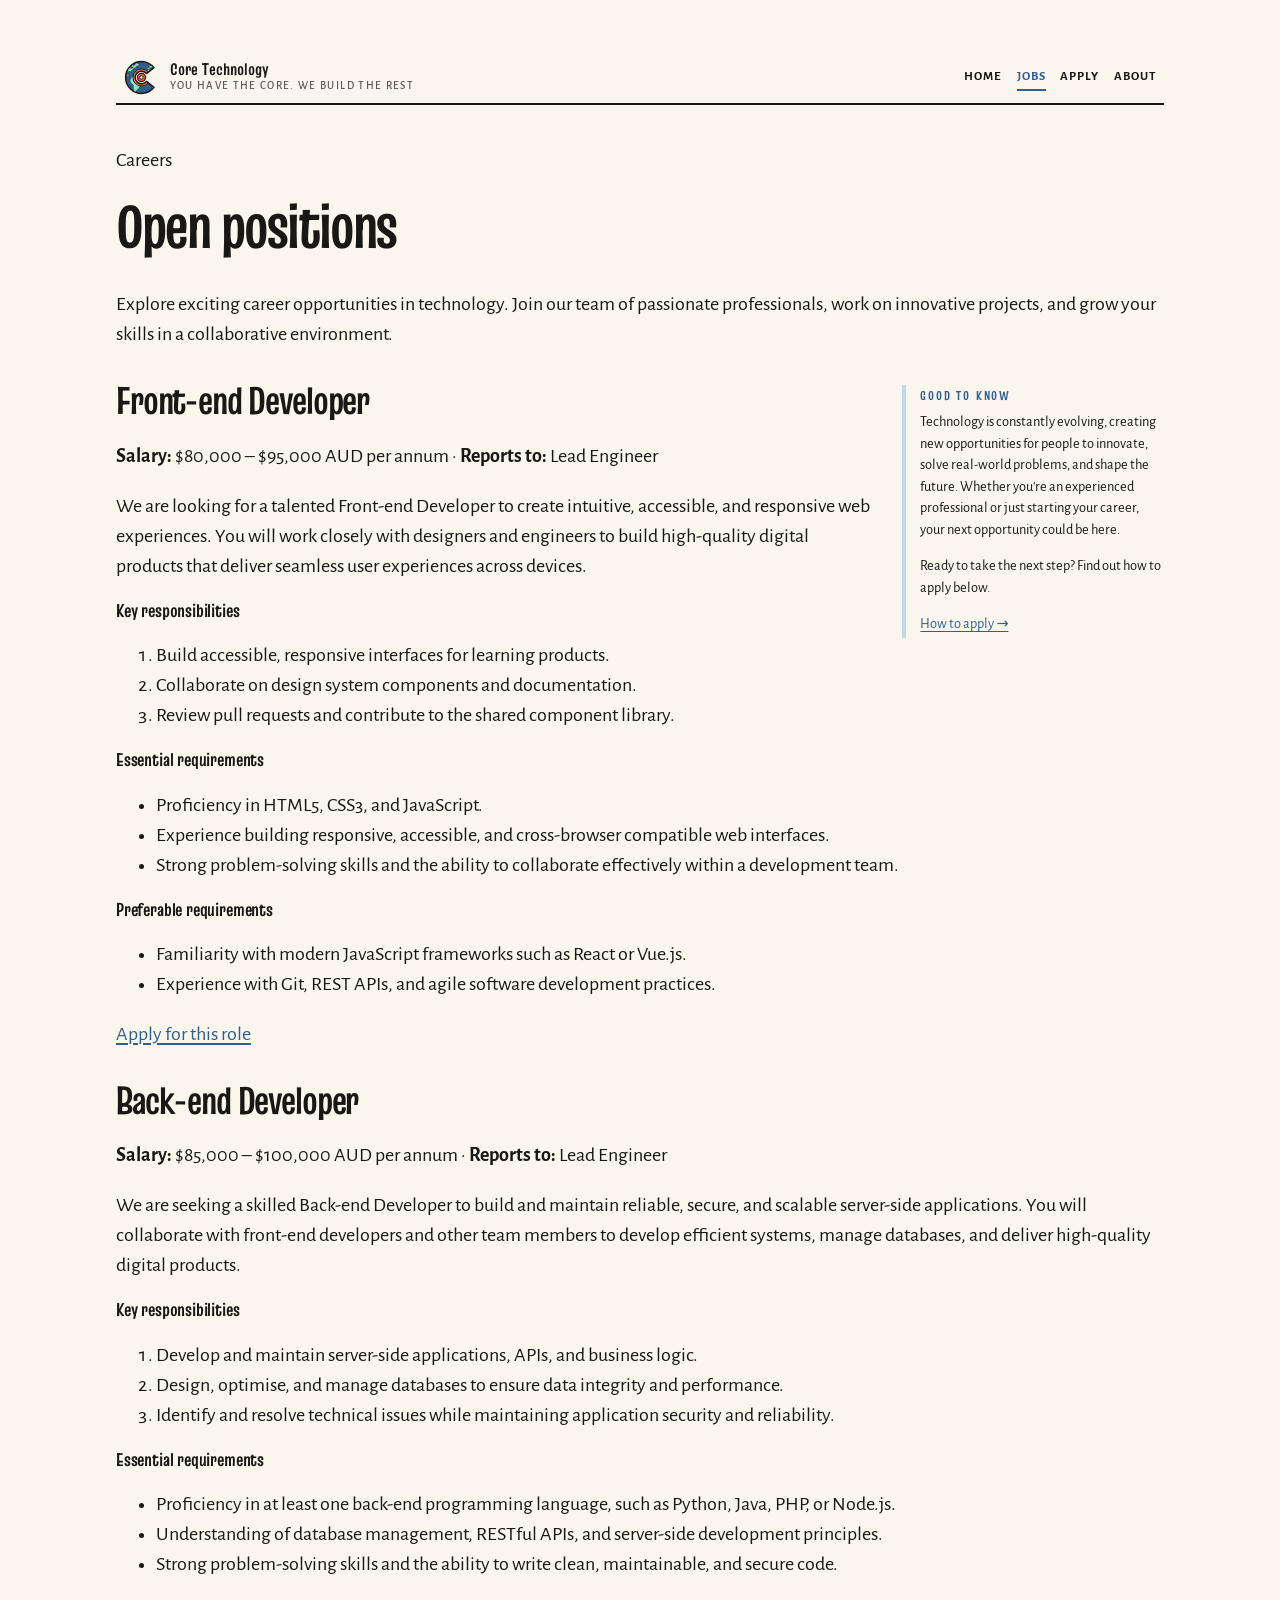
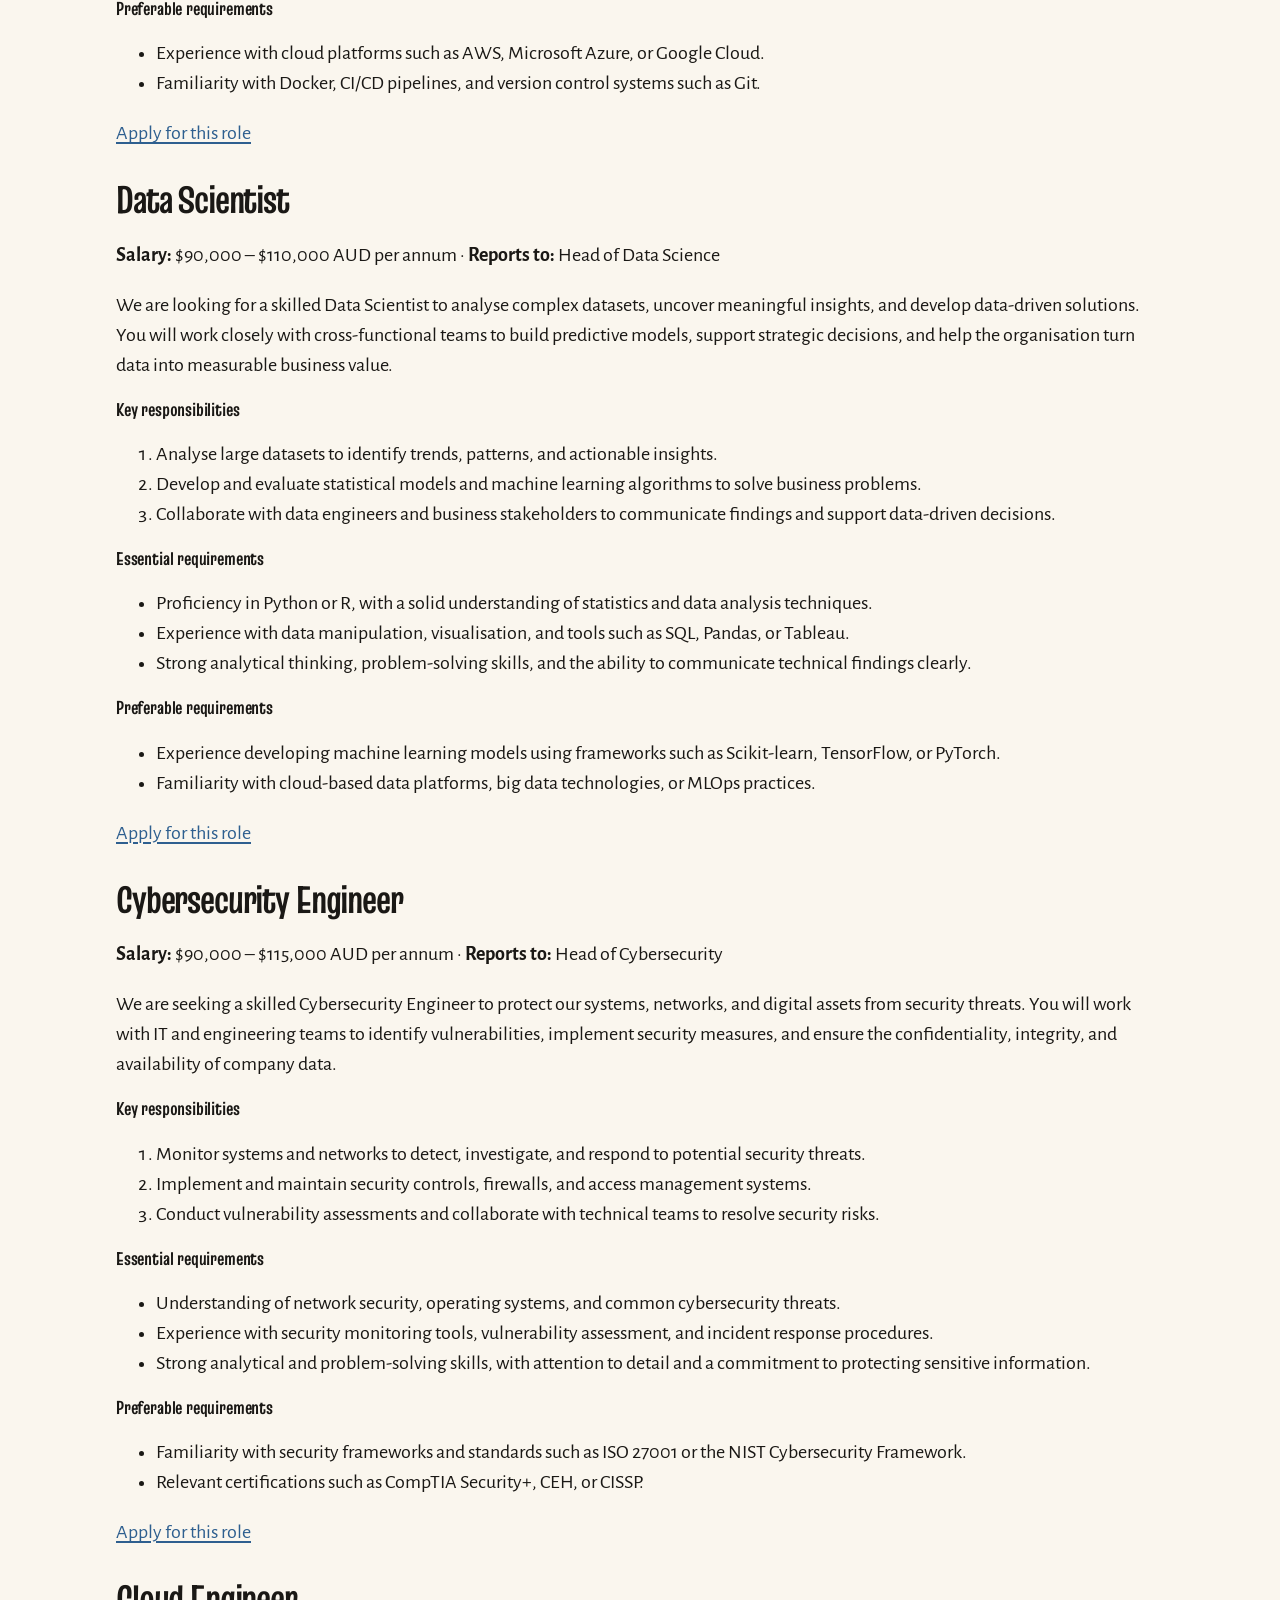
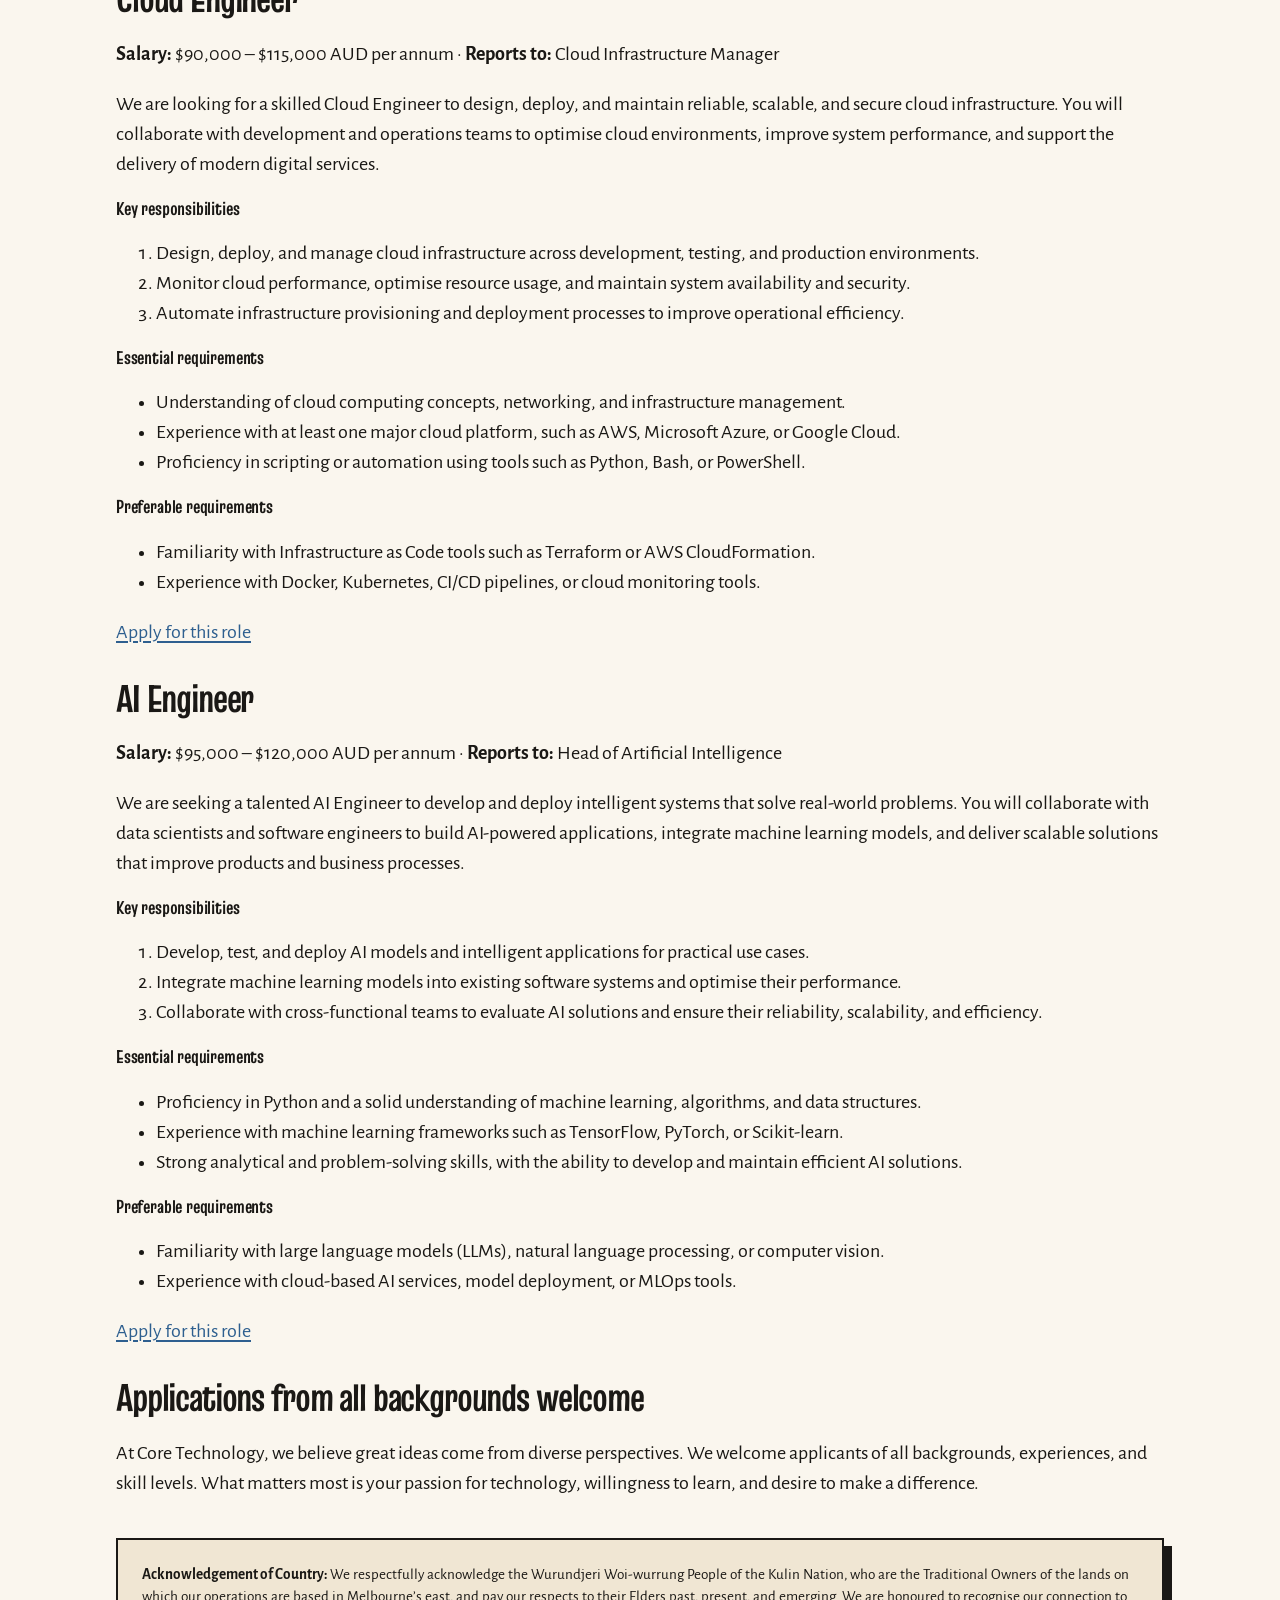
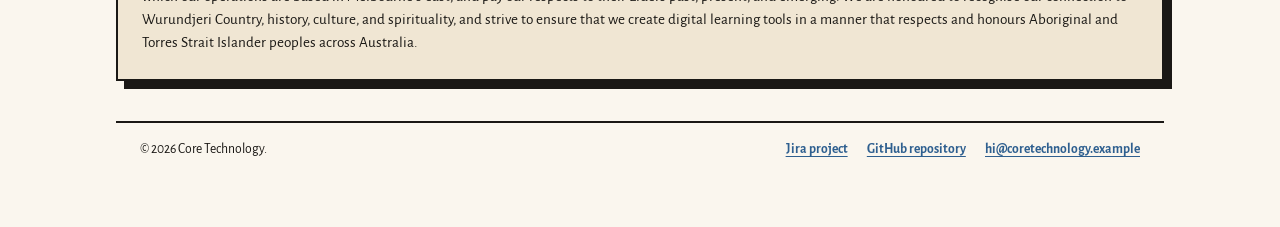
<file: jobs.html>
<!DOCTYPE html>
<html lang="en">

<head>
  <meta charset="UTF-8">
  <meta name="viewport" content="width=device-width, initial-scale=1">
  <title>Core Technology: Jobs</title>

  <link rel="stylesheet" href="stylesheets/fonts.css">
  <link rel="stylesheet" href="stylesheets/styles.css">
  <link rel="stylesheet" href="stylesheets/job.css">

</head>

<body>


  <!--Header -->
  <header>
    <a class="brand" href="index.html">
      <span class="brand-mark" aria-hidden="true">
        <img src="images/brandmark.svg" alt="" width="32" height="32" />
      </span>
      <span>
        <span class="brand-name">Core Technology</span>
        <span class="brand-slogan">You have the core. We build the rest</span>
      </span>
    </a>

    <nav class="nav" aria-label="Main navigation">
      <a href="index.html">Home</a>
      <a href="jobs.html" aria-current="page">Jobs</a>
      <a href="apply.html">Apply</a>
      <a href="about.html">About</a>
    </nav>
  </header>

  <main id="main" class="stack">

    <!-- ============ PAGE INTRO ============ -->
    <section class="page-intro" aria-labelledby="jobs-title">
      <p class="eyebrow">Careers</p>
      <h1 id="jobs-title">Open positions</h1>
      <p class="lede">
        Explore exciting career opportunities in technology. Join our team of passionate professionals, work on
        innovative projects, and grow your skills in a collaborative environment.
      </p>
    </section>

    <!-- ============ JOB 1 ============ -->
    <section class="job-card" aria-labelledby="job-1-title">

      <!-- Aside: floated right at 25% width on desktop -->
      <aside class="aside-note" aria-labelledby="aside-1-title">
        <h2 id="aside-1-title">Good to know</h2>
        <p>
          Technology is constantly evolving, creating new opportunities for people to innovate, solve real-world
          problems, and shape the future. Whether you're an experienced professional or just starting your career, your
          next opportunity could be here.
        </p>

        <p>
          Ready to take the next step? Find out how to apply below.
        </p>

        <p><a href="apply.html">How to apply →</a></p>
      </aside>

      <div class="job-head">
        <h2 id="job-1-title">Front-end Developer</h2>
      </div>

      <p class="job-meta">
        <strong>Salary:</strong> $80,000 – $95,000 AUD per annum ·
        <strong>Reports to:</strong> Lead Engineer
      </p>

      <p>
        We are looking for a talented Front-end Developer to create intuitive, accessible, and responsive web
        experiences. You will work closely with designers and engineers to build high-quality digital products that
        deliver seamless user experiences across devices.
      </p>

      <h3>Key responsibilities</h3>
      <ol>
        <li>Build accessible, responsive interfaces for learning products.</li>
        <li>Collaborate on design system components and documentation.</li>
        <li>Review pull requests and contribute to the shared component library.</li>
      </ol>

      <h3>Essential requirements</h3>
      <ul>
        <li>Proficiency in HTML5, CSS3, and JavaScript.</li>
        <li>Experience building responsive, accessible, and cross-browser compatible web interfaces.</li>
        <li>Strong problem-solving skills and the ability to collaborate effectively within a development team.</li>
      </ul>

      <h3>Preferable requirements</h3>
      <ul>
        <li>Familiarity with modern JavaScript frameworks such as React or Vue.js.</li>
        <li>Experience with Git, REST APIs, and agile software development practices.</li>
      </ul>

      <div class="btn-row" style="margin-top: 1.25rem;">
        <a class="btn" href="apply.html">Apply for this role</a>
      </div>
    </section>

    <!-- ============ JOB 2 ============ -->
    <section class="job-card" aria-labelledby="job-2-title">
      <div class="job-head">
        <h2 id="job-2-title">Back-end Developer</h2>
      </div>

      <p class="job-meta">
        <strong>Salary:</strong> $85,000 – $100,000 AUD per annum ·
        <strong>Reports to:</strong> Lead Engineer
      </p>

      <p>
        We are seeking a skilled Back-end Developer to build and maintain reliable, secure, and scalable server-side
        applications. You will collaborate with front-end developers and other team members to develop efficient
        systems,
        manage databases, and deliver high-quality digital products.
      </p>

      <h3>Key responsibilities</h3>
      <ol>
        <li>Develop and maintain server-side applications, APIs, and business logic.</li>
        <li>Design, optimise, and manage databases to ensure data integrity and performance.</li>
        <li>Identify and resolve technical issues while maintaining application security and reliability.</li>
      </ol>

      <h3>Essential requirements</h3>
      <ul>
        <li>Proficiency in at least one back-end programming language, such as Python, Java, PHP, or Node.js.</li>
        <li>Understanding of database management, RESTful APIs, and server-side development principles.</li>
        <li>Strong problem-solving skills and the ability to write clean, maintainable, and secure code.</li>
      </ul>

      <h3>Preferable requirements</h3>
      <ul>
        <li>Experience with cloud platforms such as AWS, Microsoft Azure, or Google Cloud.</li>
        <li>Familiarity with Docker, CI/CD pipelines, and version control systems such as Git.</li>
      </ul>

      <div class="btn-row" style="margin-top: 1.25rem;">
        <a class="btn" href="apply.html">Apply for this role</a>
      </div>
    </section>

    <!-- ============ JOB 3 ============ -->
    <section class="job-card" aria-labelledby="job-3-title">
      <div class="job-head">
        <h2 id="job-3-title">Data Scientist</h2>
      </div>

      <p class="job-meta">
        <strong>Salary:</strong> $90,000 – $110,000 AUD per annum ·
        <strong>Reports to:</strong> Head of Data Science
      </p>

      <p>
        We are looking for a skilled Data Scientist to analyse complex datasets, uncover meaningful insights, and
        develop
        data-driven solutions. You will work closely with cross-functional teams to build predictive models, support
        strategic decisions, and help the organisation turn data into measurable business value.
      </p>

      <h3>Key responsibilities</h3>
      <ol>
        <li>Analyse large datasets to identify trends, patterns, and actionable insights.</li>
        <li>Develop and evaluate statistical models and machine learning algorithms to solve business problems.</li>
        <li>Collaborate with data engineers and business stakeholders to communicate findings and support data-driven
          decisions.</li>
      </ol>

      <h3>Essential requirements</h3>
      <ul>
        <li>Proficiency in Python or R, with a solid understanding of statistics and data analysis techniques.</li>
        <li>Experience with data manipulation, visualisation, and tools such as SQL, Pandas, or Tableau.</li>
        <li>Strong analytical thinking, problem-solving skills, and the ability to communicate technical findings
          clearly.</li>
      </ul>

      <h3>Preferable requirements</h3>
      <ul>
        <li>Experience developing machine learning models using frameworks such as Scikit-learn, TensorFlow, or PyTorch.
        </li>
        <li>Familiarity with cloud-based data platforms, big data technologies, or MLOps practices.</li>
      </ul>

      <div class="btn-row" style="margin-top: 1.25rem;">
        <a class="btn" href="apply.html">Apply for this role</a>
      </div>
    </section>


    <!-- ============ JOB 4 ============ -->
    <section class="job-card" aria-labelledby="job-4-title">
      <div class="job-head">
        <h2 id="job-4-title">Cybersecurity Engineer</h2>
      </div>

      <p class="job-meta">
        <strong>Salary:</strong> $90,000 – $115,000 AUD per annum ·
        <strong>Reports to:</strong> Head of Cybersecurity
      </p>

      <p>
        We are seeking a skilled Cybersecurity Engineer to protect our systems, networks, and digital assets from
        security
        threats. You will work with IT and engineering teams to identify vulnerabilities, implement security measures,
        and
        ensure the confidentiality, integrity, and availability of company data.
      </p>

      <h3>Key responsibilities</h3>
      <ol>
        <li>Monitor systems and networks to detect, investigate, and respond to potential security threats.</li>
        <li>Implement and maintain security controls, firewalls, and access management systems.</li>
        <li>Conduct vulnerability assessments and collaborate with technical teams to resolve security risks.</li>
      </ol>

      <h3>Essential requirements</h3>
      <ul>
        <li>Understanding of network security, operating systems, and common cybersecurity threats.</li>
        <li>Experience with security monitoring tools, vulnerability assessment, and incident response procedures.</li>
        <li>Strong analytical and problem-solving skills, with attention to detail and a commitment to protecting
          sensitive information.</li>
      </ul>

      <h3>Preferable requirements</h3>
      <ul>
        <li>Familiarity with security frameworks and standards such as ISO 27001 or the NIST Cybersecurity Framework.
        </li>
        <li>Relevant certifications such as CompTIA Security+, CEH, or CISSP.</li>
      </ul>

      <div class="btn-row" style="margin-top: 1.25rem;">
        <a class="btn" href="apply.html">Apply for this role</a>
      </div>
    </section>


    <!-- ============ JOB 5 ============ -->
    <section class="job-card" aria-labelledby="job-5-title">
      <div class="job-head">
        <h2 id="job-5-title">Cloud Engineer</h2>
      </div>

      <p class="job-meta">
        <strong>Salary:</strong> $90,000 – $115,000 AUD per annum ·
        <strong>Reports to:</strong> Cloud Infrastructure Manager
      </p>

      <p>
        We are looking for a skilled Cloud Engineer to design, deploy, and maintain reliable, scalable, and secure cloud
        infrastructure. You will collaborate with development and operations teams to optimise cloud environments,
        improve system performance, and support the delivery of modern digital services.
      </p>

      <h3>Key responsibilities</h3>
      <ol>
        <li>Design, deploy, and manage cloud infrastructure across development, testing, and production environments.
        </li>
        <li>Monitor cloud performance, optimise resource usage, and maintain system availability and security.</li>
        <li>Automate infrastructure provisioning and deployment processes to improve operational efficiency.</li>
      </ol>

      <h3>Essential requirements</h3>
      <ul>
        <li>Understanding of cloud computing concepts, networking, and infrastructure management.</li>
        <li>Experience with at least one major cloud platform, such as AWS, Microsoft Azure, or Google Cloud.</li>
        <li>Proficiency in scripting or automation using tools such as Python, Bash, or PowerShell.</li>
      </ul>

      <h3>Preferable requirements</h3>
      <ul>
        <li>Familiarity with Infrastructure as Code tools such as Terraform or AWS CloudFormation.</li>
        <li>Experience with Docker, Kubernetes, CI/CD pipelines, or cloud monitoring tools.</li>
      </ul>

      <div class="btn-row" style="margin-top: 1.25rem;">
        <a class="btn" href="apply.html">Apply for this role</a>
      </div>
    </section>


    <!-- ============ JOB 6 ============ -->
    <section class="job-card" aria-labelledby="job-6-title">
      <div class="job-head">
        <h2 id="job-6-title">AI Engineer</h2>
      </div>

      <p class="job-meta">
        <strong>Salary:</strong> $95,000 – $120,000 AUD per annum ·
        <strong>Reports to:</strong> Head of Artificial Intelligence
      </p>

      <p>
        We are seeking a talented AI Engineer to develop and deploy intelligent systems that solve real-world problems.
        You will collaborate with data scientists and software engineers to build AI-powered applications, integrate
        machine learning models, and deliver scalable solutions that improve products and business processes.
      </p>

      <h3>Key responsibilities</h3>
      <ol>
        <li>Develop, test, and deploy AI models and intelligent applications for practical use cases.</li>
        <li>Integrate machine learning models into existing software systems and optimise their performance.</li>
        <li>Collaborate with cross-functional teams to evaluate AI solutions and ensure their reliability, scalability,
          and efficiency.</li>
      </ol>

      <h3>Essential requirements</h3>
      <ul>
        <li>Proficiency in Python and a solid understanding of machine learning, algorithms, and data structures.</li>
        <li>Experience with machine learning frameworks such as TensorFlow, PyTorch, or Scikit-learn.</li>
        <li>Strong analytical and problem-solving skills, with the ability to develop and maintain efficient AI
          solutions.</li>
      </ul>

      <h3>Preferable requirements</h3>
      <ul>
        <li>Familiarity with large language models (LLMs), natural language processing, or computer vision.</li>
        <li>Experience with cloud-based AI services, model deployment, or MLOps tools.</li>
      </ul>

      <div class="btn-row" style="margin-top: 1.25rem;">
        <a class="btn" href="apply.html">Apply for this role</a>
      </div>
    </section>


    <!-- ============ CLOSING NOTE ============ -->
    <section class="note-section" aria-labelledby="jobs-note-title">
      <h2 id="jobs-note-title">Applications from all backgrounds welcome</h2>
      <p>
        At Core Technology, we believe great ideas come from diverse perspectives. We welcome applicants of all
        backgrounds, experiences, and skill levels. What matters most is your passion for technology, willingness to
        learn, and desire to make a difference.
      </p>
    </section>
  </main>

  <!-- Acknowledgement of Country -->
  <aside class="country-acknowledgement" aria-label="Acknowledgement of Country">
    <p>
      <strong>Acknowledgement of Country:</strong> We respectfully acknowledge the Wurundjeri Woi-wurrung People of the
      Kulin Nation, who are the Traditional Owners of the lands on which our operations are based in Melbourne&rsquo;s
      east, and pay our respects to their Elders past, present, and emerging. We are honoured to recognise our
      connection to Wurundjeri Country, history, culture, and spirituality, and strive to ensure that we create digital
      learning tools in a manner that respects and honours Aboriginal and Torres Strait Islander peoples across
      Australia.
    </p>
  </aside>

  <!-- Footer section-->
  <footer aria-label="Site">
    <p class="footer-note">&copy; 2026 Core Technology.</p>
    <ul class="footer-links">
      <li><a href="https://group1-cos10026.atlassian.net">Jira project</a></li>
      <li><a href="https://github.com/dangnq-swin/group1">GitHub repository</a></li>
      <li><a href="mailto:hi@coretechnology.example">hi@coretechnology.example</a></li>
    </ul>
  </footer>

</body>

</html>
</file>
<file: stylesheets/fonts.css>
@font-face {
    font-family: "Truculenta";
    src: url("../fonts/truculenta-latin.woff2") format("woff2");
}

@font-face {
    font-family: "Alegreya Sans";
    font-weight: 400;
    src: url("../fonts/alegreyasans-400.woff2") format("woff2");
}

@font-face {
    font-family: "Alegreya Sans";
    font-weight: 500;
    src: url("../fonts/alegreyasans-500.woff2") format("woff2");
}

@font-face {
    font-family: "Alegreya Sans";
    font-weight: 700;
    src: url("../fonts/alegreyasans-700.woff2") format("woff2");
}

@font-face {
    font-family: "Alegreya Sans";
    font-weight: 800;
    src: url("../fonts/alegreyasans-800.woff2") format("woff2");
}

@font-face {
    font-family: "Alegreya Sans";
    font-weight: 900;
    src: url("../fonts/alegreyasans-900.woff2") format("woff2");
}
</file>
<file: stylesheets/styles.css>
/* Global styles for all pages */

/* Color */
:root {
    /* cream bg */
    --bg: #FAF6EE;
    /* black text */
    --ink: #1A1815;
    /* secondary text*/
    --muted: #5C5750;
    /* cute pastel blue for main button fills */
    --blue: #BFD8F0;
    /* softer blue for hover effects */
    --blue-soft: #E6EFF9;
    /* pink sand for alternating section fills */
    --pink-sand: #F7EEED;
    /* warm sand for alternating section fills */
    --sand: #F0E6D3;
    /* deeper blue for highlighting */
    --blue-deep: #2E5F8F;

    /* fender-esque seafoam green */
    --seafoam: #8FE3C0;
    /* cute seafoam's drop shadow color */
    --seafoam-deep: #00785C;
    /* pastel seafoam for panel fills */
    --seafoam-soft: #DFF5E9;
    /* hot coral accent*/
    --coral: #FF6B4A;

    /* hard offset shadow for static blocks. only for objects, not buttons */
    --shadow-block: 8px 8px 0 var(--ink);

    /* Padding between body and viewport */
    --body-pad-y: clamp(0.6rem, 3.5vw, 1.5rem);
    /* Gap between the main site and the header + footer */
    --site-gap: clamp(1.5rem, 4vw, 2.5rem);
}

/* Base / reset */
* {
    box-sizing: border-box;
}

/* Accessibility motion sickness */
html {
    scroll-behavior: smooth;
}

@media (prefers-reduced-motion: reduce) {
    html {
        scroll-behavior: auto;
    }
}

body {
    margin: 0;
    color: var(--ink);
    font-family: "Alegreya Sans", system-ui, sans-serif;
    font-size: 1.25rem;
    line-height: 1.5;
    -webkit-font-smoothing: antialiased;
    max-width: 72rem;
    margin-inline: auto;
    padding: calc(var(--body-pad-y) + clamp(0.8rem, 3vw, 1.75rem));
    display: flex;
    flex-direction: column;
    gap: var(--site-gap);
    background-color: var(--bg);
}


img {
    max-width: 100%;
    height: auto;
    display: block;
}

a {
    color: var(--blue-deep);
    text-underline-offset: 3px;
}

a:hover {
    color: var(--ink);
}

/* Visible keyboard focus everywhere (accessibility) */
:where(a, button, input, select, textarea):focus-visible {
    outline: 3px solid var(--blue-deep);
    outline-offset: 3px;
}

/* Typography */
h1,
h2,
h3,
h4 {
    font-family: "Truculenta", Georgia, serif;
    font-weight: 700;
    /* Heading = bold font */
    line-height: 1.05;
    letter-spacing: -0.03em;
    margin: 0 0 0.5em;
    color: var(--ink);
}

/* Headings needs to be bigger and the letter needs to be closer */
h1 {
    font-size: clamp(2.1rem, 9vw, 3.8rem);
}

h2 {
    font-size: clamp(1.6rem, 5.5vw, 2.4rem);
}

h3 {
    font-size: 1.15rem;
    letter-spacing: -0.01em;
}

p {
    /* 2 spaced */
    margin: 0 0 1em;
    -webkit-hyphens: auto;
    hyphens: auto;
    overflow-wrap: break-word;
}

/* Wide content (tables) gets its own scroll box, so long unbreakable strings
must wrap here rather than widen the page */
:where(th, td, li, dd, blockquote) {
    overflow-wrap: break-word;
}

p:last-child {
    /* Except for last line of text*/
    margin-bottom: 0;
}

/* Sticky Navigation and Headers */
header {
    display: flex;
    flex-wrap: wrap;
    align-items: center;
    justify-content: space-between;
    gap: 0.85rem 1rem;
    padding: 0.5rem 0.5rem;
    position: sticky;
    top: 0;
    z-index: 10;
    background: var(--bg);
    border-bottom: 2px solid var(--ink);
}

.brand {
    display: flex;
    align-items: center;
    gap: 0.65rem;
    color: var(--ink);
    text-decoration: none;
}

/* Brand logo mark */
.brand-mark {
    width: 2.2rem;
    height: 2.2rem;
    flex: 0 0 auto;
    display: inline-flex;
    align-items: center;
    justify-content: center;
}

.brand-mark svg,
.brand-mark img {
    width: 100%;
    height: 100%;
    display: block;
    object-fit: contain;
}

.brand-name {
    display: block;
    font-family: "Truculenta", Georgia, serif;
    font-weight: 700;
    font-size: 1.05rem;
    line-height: 1.1;
}

.brand-slogan {
    display: block;
    font-size: 0.7rem;
    font-weight: 500;
    letter-spacing: 0.12em;
    text-transform: uppercase;
    color: var(--muted);
}

/* Nav links are plain text; the current page is underlined in blue */
.nav {
    display: flex;
    flex-wrap: wrap;
    gap: 0.3rem 0.9rem;
}

.nav a {
    display: block;
    padding: 0.15rem 0;
    border-bottom: 2px solid transparent;
    color: var(--ink);
    font-size: 0.8rem;
    font-weight: 600;
    letter-spacing: 0.08em;
    text-transform: uppercase;
    text-decoration: none;
}

.nav a:hover,
.nav a[aria-current="page"] {
    border-bottom-color: var(--blue-deep);
    color: var(--blue-deep);
}

/* Two-column grids (single column on phones) */
.grid {
    display: grid;
    gap: clamp(1rem, 3vw, 1.75rem);
}

.grid>* {
    min-width: 0;
}

/* Photo figure */
figure.photo {
    margin: 0;
    min-width: 0;
}

/* Photo sits in the page as a block: ink border + hard shadow */
figure.photo img {
    width: 100%;
    object-fit: cover;
    border: 2px solid var(--ink);
    box-shadow: var(--shadow-block);
}

figure.photo figcaption {
    /* clear the 6px photo shadow */
    padding-top: 1rem;
    font-size: 0.82rem;
    color: var(--muted);
    text-align: center;
}

/* Acknowledgement of Country */
.country-acknowledgement {
    border: 2px solid var(--ink);
    background: var(--sand);
    padding: clamp(1rem, 2vw, 1.5rem);
    box-shadow: var(--shadow-block);
    font-size: 0.95rem;
    line-height: 1.5;
}

.country-acknowledgement p {
    margin: 0;
}

/* Footer + page bottom */
footer {
    padding: 1rem clamp(1rem, 3vw, 1.5rem);
    border-top: 2px solid var(--ink);
    display: flex;
    flex-wrap: wrap;
    align-items: center;
    justify-content: space-between;
    gap: 0.75rem 1.5rem;
    font-size: 0.85rem;
}

.footer-links {
    display: flex;
    flex-wrap: wrap;
    gap: 0.5rem 1.2rem;
    margin: 0;
    padding: 0;
    list-style: none;
}

.footer-links a {
    font-weight: 600;
}

.footer-note {
    margin: 0;
}

/* Vertical rhythm helper: direct children get even spacing */
.stack>*+* {
    margin-top: 2rem;
}

/* Table */
table {
    border-collapse: collapse;
    width: 100%;
    background: var(--bg);
    box-shadow: var(--shadow-block);
}

th,
td {
    padding: 0.65rem 0.8rem;
    border: 2px solid var(--ink);
    text-align: left;
    vertical-align: top;
}

/* Header row: flat coral strip */
thead th {
    padding-bottom: 0.5rem;
    background: var(--coral);
    font-family: "Truculenta", Georgia, serif;
    font-size: 0.76rem;
    letter-spacing: 0.1em;
    text-transform: uppercase;
}

tbody th {
    color: var(--blue-deep);
    font-weight: 600;
}

/* Buttons */
button,
.button {
    display: inline-block;
    padding: 0.7rem 1.3rem;
    border: 2px solid var(--ink);
    background: var(--blue);
    color: var(--ink);
    font: inherit;
    font-weight: 600;
    font-size: 0.95rem;
    text-decoration: none;
    box-shadow: 4px 4px 0 var(--coral);
    transition: transform 0.12s ease, box-shadow 0.12s ease;
    cursor: pointer;
}

button:hover,
.button:hover {
    transform: translate(-1px, -1px);
    box-shadow: 6px 6px 0 var(--coral);
    background: var(--blue-soft);
}

button:active,
.button:active {
    transform: translate(4px, 4px);
    box-shadow: none;
}

input {
    /* No rounded border for input columns */
    border-radius: 0;
}

/* Colored cards and shadows for blockquotes */
blockquote {
    padding: clamp(0.9rem, 2vw, 1.25rem);
    font-size: 1.08rem;
    line-height: 1.45;
    background: var(--bg);
    border: 2px solid var(--ink);
    box-shadow: var(--shadow-block);
    display: table;
    margin-block: clamp(0.6rem, 1.8svh, 1.4rem);
}

blockquote footer {
    margin-top: 0.6rem;
    font-size: 0.85rem;
    font-weight: 600;
    letter-spacing: 0.06em;
    text-transform: uppercase;
    color: var(--blue-deep);
    text-align: right;
    /* Revert display flex so that footer within blockquote behave properly */
    display: block;
}

blockquote p::before {
    content: "\201C";
}

/* Card gap lives in index.css: its margin rule loads later and wins. */
blockquote p::after {
    content: "\201D";
}
</file>
<file: stylesheets/index.css>
/* Centered content in a big panel */
.panel {
    min-height: 100svh;
    display: flex;
    flex-direction: column;
    padding: clamp(1.5rem, 4svh, 3rem) clamp(1rem, 2.5svh + 1vw, 2rem);
    justify-content: center;
}

/* Separate color for panels */
.panel:nth-child(1) {
    background-color: var(--blue-soft);
    /* wrinkled paper grain pattern with opacity */
    background-image:
        linear-gradient(
            color-mix(in srgb, var(--blue-soft) 55%, transparent),
            color-mix(in srgb, var(--blue-soft) 55%, transparent)
        ),
        url("../images/paper-grain.svg");
    background-size: auto, 320px 320px;
    background-blend-mode: normal, multiply;
}

.panel:nth-child(2) {
    background-color: var(--pink-sand);
}

.panel:nth-child(3) {
    background-color: var(--sand);
}

.panel:nth-child(4) {
    background-color: var(--seafoam-soft);
    /* dot-grid pattern */
    background-image: radial-gradient(#1A18151f 1.6px, transparent 1.6px);
    background-size: 24px 24px;
}

.panel:nth-child(5) {
    /* checkerboard pattern on cream */
    background-color: var(--blue-soft);
    background-image:
        linear-gradient(45deg, #2E5F8F12 25%, transparent 25% 75%, #2E5F8F12 75%),
        linear-gradient(45deg, #2E5F8F12 25%, transparent 25% 75%, #2E5F8F12 75%);
    background-position: 0 0, 12px 12px;
    background-size: 24px 24px;
}

.panel:nth-child(6) {
    background-color: var(--pink-sand);
    background-image:
        linear-gradient(to right, #e0e0e0 1px, transparent 1px),
        linear-gradient(to bottom, #e0e0e0 1px, transparent 1px);
    background-size: 40px 40px;
}

/* Children of a flex column shrink by default, we block this so a long
panel can never squash its own content. */
.panel>* {
    flex: 0 0 auto;
    min-width: 0;
}

.panel h2 {
    font-size: clamp(1.3rem, 3.5svh + 1vw, 2.2rem);
}

/* Products panel on phones: one column, ordered heading -> lookup -> table hint -> 
table -> figure -> scroll hint.*/
@media (max-width: 767px) {
    .grid--split {
        grid-template-columns: 1fr;
        gap: clamp(1rem, 4vw, 1.5rem);
    }

    /* Let children order themselves, so the grid--split remove its layout box */
    .grid--split>[data-mobile-pane] {
        display: contents;
    }

    #products .products-heading {
        order: 1;
        text-align: left;
    }

    #products .product-search {
        order: 2;
        margin-bottom: 0;
    }

    #products .table-hint {
        order: 3;
    }

    #products .table-wrap {
        order: 4;
    }

    #products .photo {
        order: 5;
    }

    #products .products-hint {
        order: 6;
    }

    /* Pitch More illustration scale down on narrow viewports */
    #pitch-more .photo {
        max-width: min(22rem, 85vw);
        margin-block: 0.5rem;
    }
}

/* Photo sizing so that it can be 4/3 */
#pitch-more .photo {
    width: 100%;
    max-width: 28rem;
    margin-inline: auto;
}

#pitch-more .photo img,
#pitch-more .photo object {
    display: block;
    width: 100%;
    height: auto;
    aspect-ratio: 4 / 3;
    object-fit: contain;
    background: var(--blue-soft);
    border: 2px solid var(--ink);
    box-shadow: var(--shadow-block);
}

/* For larger screen sizes */
@media (min-width: 768px) {

    /* Split grid fills the panel width: tools column wider than heading/photo */
    #products .grid--split {
        grid-template-columns: minmax(0, 1.35fr) minmax(0, 1fr);
    }

    #products .grid--split>[data-mobile-pane] {
        display: flex;
        flex-direction: column;
    }

    .products-heading,
    .products-hint {
        text-align: right;
    }

    /* Pitch more slide split grid */
    #pitch-more .grid--split {
        grid-template-columns: minmax(0, 1.2fr) minmax(0, 1fr);
        align-items: center;
        gap: clamp(1.5rem, 4vw, 3rem);
    }

    #pitch-more .grid--split>[data-mobile-pane] {
        display: flex;
        flex-direction: column;
    }

    #pitch-more .pitch-copy {
        margin-inline: 0;
        max-width: none;
    }
}

/* Scroll-down markers beneath the panels, reusing icons/hand-arrow.svg */
.panel-hint {
    text-align: center;
    margin: 1.5rem;
    font-size: 0.72rem;
    letter-spacing: 0.18em;
    text-transform: uppercase;
    color: var(--muted);
}

.panel-hint a {
    display: inline-flex;
    align-items: center;
    gap: 0.45rem;
    color: inherit;
    text-decoration: none;
}

.panel-hint a:hover {
    color: var(--ink);
}

/* Most arrows will point downwards in panel-hint */
.panel-hint:not(.panel-hint--hero) a::before,
.panel-hint:not(.panel-hint--hero) a::after {
    content: "";
    flex: 0 0 auto;
    width: 1.5rem;
    height: 0.85rem;
    background: url("../icons/hand-arrow.svg") center / contain no-repeat;
    opacity: 0.72;
    rotate: -90deg;
}

.panel-hint:not(.panel-hint--hero) a::after {
    scale: 1 -1;
}

/* Final slide points back up to #pitch */
.panel-hint a[href="#pitch"]::before,
.panel-hint a[href="#pitch"]::after {
    rotate: 90deg;
}

/* Slide 1 we need to add (a lot of) subliminal clues by adding three arrows */
.panel-hint--hero a {
    flex-direction: column;
    gap: 0.35rem;
}

.hint-arrows {
    display: inline-flex;
    align-items: center;
    justify-content: center;
    gap: 0.55rem;
    padding-top: 0.15rem;
}

.hint-arrow {
    width: 2.1rem;
    height: 1.15rem;
    background: url("../icons/hand-arrow.svg") center / contain no-repeat;
    opacity: 0.75;
}

.hint-arrow:nth-child(1) {
    rotate: -108deg;
}

.hint-arrow:nth-child(2) {
    rotate: -90deg;
}

.hint-arrow:nth-child(3) {
    rotate: -72deg;
    scale: 1 -1;
}

/* Products search box (decorative) */
.product-search {
    margin-bottom: 1.5rem;
}

.product-search__row {
    display: flex;
    flex-wrap: wrap;
    gap: 0.5rem;
    margin-top: 0.3rem;
}

.product-search__input {
    flex: 1 1 14rem;
    min-width: 0;
    padding: 0.4rem 0.6rem;
    font-family: inherit;
    text-overflow: ellipsis;
}

.product-search__button {
    flex: 0 0 auto;
    padding: 0.4rem 1rem;
}

/* Table fix */

/* Let a div containing a big table overflow so that we can scroll the div*/
.table-wrap {
    /* refuse to shrink below
    the table and widen the page instead of scrolling themselves */
    min-width: 0;
    max-width: 100%;
    overflow-x: auto;
    /* Contain horizontal slide */
    overscroll-behavior-x: contain;
    background: var(--bg);
    box-shadow: var(--shadow-block);
}

/* Drop the at-the-bottom behavior for this table hint and have left right arrows */
.table-hint {
    display: flex;
    align-items: center;
    justify-content: center;
    gap: 0.45rem;
    margin-bottom: 0.6rem;
}

.table-hint::before,
.table-hint::after {
    content: "";
    flex: 0 0 auto;
    width: 1.5rem;
    height: 0.85rem;
    background: url("../icons/hand-arrow.svg") center / contain no-repeat;
    opacity: 0.72;
}

.table-hint::after {
    rotate: 180deg;
}

/* Type block fills the free space between the header and the marquee.
Without this marquee won't run because there's no free space */
.panel.pitch-hero {
    padding-top: 0;
}

.panel.pitch-hero>.pitch-hero__type {
    flex: 1 1 auto;
    display: flex;
    flex-direction: column;
    justify-content: center;
    gap: clamp(0.4rem, 1.8vw, 1.1rem);
    padding-block: clamp(0.5rem, 2vw, 1.5rem);
    padding-inline: clamp(1rem, 2.5svh + 1vw, 2rem);
}

h1.pitch-title {
    margin: 0;
    font-weight: 900;
    font-size: clamp(2.6rem, 12vw, 7.25rem);
    line-height: 0.92;
    letter-spacing: -0.0425em;
    text-transform: uppercase;
    text-wrap-style: balance;
}

h2.pitch-subtitle {
    margin: 0;
    font-size: clamp(1.05rem, 4.2vw, 1.9rem);
    line-height: 1.15;
    text-transform: uppercase;
}

/* Money background and drop shadow */
.money {
    display: inline-block;
    margin-inline: 0.12em;
    padding: 0.02em 0.16em 0.1em;
    color: var(--ink);
    background: var(--seafoam);
    box-shadow: 5px 5px 0 var(--seafoam-deep);
}

/* -50% seemless loop marquee using CSS animation */
.marquee {
    flex: 0 0 auto;
    align-self: stretch;
    margin-inline: calc(-1 * clamp(1rem, 2.5svh + 1vw, 2rem));
    border-bottom: 2px solid var(--ink);
    background: var(--blue);
    overflow: hidden;
}

.marquee__track {
    display: flex;
    width: max-content;
}

.marquee__group {
    display: flex;
    align-items: center;
    gap: clamp(0.5rem, 2vw, 1rem);
    padding-inline: clamp(0.5rem, 1.5vw, 1rem);
}

.marquee__item {
    font-family: "Truculenta", Georgia, serif;
    font-size: clamp(0.62rem, 1.5vw, 0.82rem);
    font-weight: 800;
    text-transform: uppercase;
    white-space: nowrap;
    padding-block: 0.4em;
}

/* Separator between phrases, so runs of text do not merge */
.marquee__item::after {
    content: "\2618";
    margin-left: clamp(0.75rem, 2vw, 1.35rem);
    padding-left: clamp(0.75rem, 2vw, 1.35rem);
    border-left: 2px solid var(--ink);
    font-weight: 400;
}

.pitch-copy {
    max-width: 65ch;
    margin-inline: auto;
    padding-block: clamp(0.4rem, 1.5svh, 1rem);
}

/* Standfirst opener */
.pitch-standfirst {
    margin: 0 0 0.5rem;
    font-size: clamp(0.7rem, 1.4vw, 0.82rem);
    font-weight: 800;
    letter-spacing: 0.16em;
    text-transform: uppercase;
    color: var(--muted);
}

/* Pull quote */
.pitch-quote {
    margin: 0 0 clamp(0.7rem, 2svh, 1.2rem);
    padding-left: clamp(0.7rem, 2vw, 1.1rem);
    border-left: 6px solid var(--blue);
    font-family: "Truculenta", Georgia, serif;
    font-weight: 800;
    font-stretch: 104%;
    font-size: clamp(1.5rem, 5.2vw, 2.9rem);
    line-height: 1.02;
    letter-spacing: -0.025em;
    text-wrap-style: balance;
}

/* Two-line vertical stacked quote */
.pitch-quote--stack {
    display: flex;
    flex-direction: column;
    gap: 0.1em;
    border-left: 0;
    padding-left: 0;
    text-transform: uppercase;
    font-size: clamp(1.6rem, 6vw, 3.3rem);
}

.pitch-quote--stack>span {
    display: block;
    width: fit-content;
    padding: 0.02em 0.18em 0.06em;
    background: var(--ink);
    color: var(--bg);
    box-shadow: 5px 5px 0 var(--blue-deep);
}

/* Second word is below and slightly rotated like a sticker */
.pitch-quote--stack>span+span {
    margin-left: clamp(1.5rem, 6vw, 3.5rem);
    background: var(--blue);
    color: var(--ink);
    transform: rotate(-1.2deg);
}

/* Technical aside, set like a code identifier in running prose */
.pitch-ratio {
    font-weight: 700;
    letter-spacing: 0.01em;
    border-bottom: 2px dotted var(--blue-deep);
}

/* Pitch Deck comparison cards (#pitch-more) */
.deck-compare {
    display: grid;
    grid-template-columns: repeat(auto-fit, minmax(200px, 1fr));
    gap: 1.25rem;
    margin-top: 1.25rem;
    padding-right: 8px;
    padding-bottom: 8px;
}

.deck-compare__card {
    background: var(--bg);
    border: 2px solid var(--ink);
    box-shadow: var(--shadow-block);
    padding: 1rem 1.15rem;
    display: flex;
    flex-direction: column;
    gap: 0.35rem;
    transition: transform 0.15s ease, box-shadow 0.15s ease;
}

.deck-compare__card:hover {
    transform: translate(-2px, -2px);
    box-shadow: 10px 10px 0 var(--ink);
}

.deck-compare__card--synergy {
    background: var(--seafoam-soft);
}

.deck-compare__title {
    margin: 0;
    font-family: "Truculenta", Georgia, serif;
    font-size: 1.25rem;
    line-height: 1.1;
    font-weight: 800;
}

.deck-compare__desc {
    margin: 0;
    font-size: 0.92rem;
    line-height: 1.4;
    color: var(--ink);
}

/* Pitch Deck stat callouts (#pitch-profit) */
#pitch-profit .pitch-copy {
    max-width: min(62rem, 100%);
    width: 100%;
}

.pitch-lead {
    font-size: clamp(1.05rem, 2vw, 1.25rem);
    line-height: 1.45;
    margin: 1.25rem 0 0;
}

.deck-stats {
    display: grid;
    grid-template-columns: repeat(auto-fit, minmax(220px, 1fr));
    gap: clamp(1rem, 2vw, 1.5rem);
    margin-top: 1.5rem;
}

.deck-stat {
    background: var(--bg);
    border: 2px solid var(--ink);
    box-shadow: var(--shadow-block);
    padding: clamp(1.1rem, 2.5vw, 1.5rem);
    display: flex;
    flex-direction: column;
    gap: 0.35rem;
}

.deck-stat__num {
    font-family: "Truculenta", Georgia, serif;
    font-size: clamp(2.6rem, 5.5vw, 3.8rem);
    font-weight: 900;
    line-height: 1;
    color: var(--coral);
}

.deck-stat__label {
    font-size: 0.85rem;
    font-weight: 800;
    text-transform: uppercase;
    letter-spacing: 0.08em;
    color: var(--ink);
    padding-bottom: 0.35rem;
    border-bottom: 2px solid var(--ink);
}

.deck-stat__desc {
    margin: 0;
    font-size: 0.92rem;
    line-height: 1.4;
    color: var(--muted);
}

/* Dynamically showing content depending on whether or not the play checkbox is 
ticked */

body:has(#play:not(:checked)) {
    height: calc(100svh - 2 * var(--body-pad-y) - 2 * clamp(0.8rem, 3vw, 1.75rem));
    /* Reduce site gap if on small screen */
    gap: min(var(--site-gap), max(0.75rem, 4svh));
}

body:has(#play:not(:checked)) main {
    /* Hide other slides */
    overflow: hidden;
    /* Let main shrink to how much room header + footer leave */
    flex: 1 1 auto;
    min-height: 0;
}

body:has(#play:not(:checked)) .panel.pitch-hero {
    min-height: 0;
    height: 100%;
    padding-block: clamp(0.25rem, 1.5svh, 3rem);
}

/* Show only the background of the first slide */
body:has(#play:not(:checked)) .pitch-hero>:not(.play-screen) {
    display: none;
}

/* Hide country acknowledgement before play is clicked */
body:has(#play:not(:checked)) .country-acknowledgement {
    display: none;
}

/* Hide playscreen after button is pressed */
body:has(#play:checked) .play-screen {
    display: none;
}

/* For really short viewports */
@media (max-height: 640px) {

    /* Show all overflow */
    body:has(#play:not(:checked)) main {
        overflow: show;
    }

    /* Hide all slides except pitch-hero */
    body:has(#play:not(:checked)) main>.panel:not(.pitch-hero) {
        display: none;
    }
}

.play-screen {
    display: grid;
    place-items: center;
}

/* Music player-esque startup window section */

/* The window: ink-outlined card with a hard shadow */
.player {
    width: min(36rem, 100%);
    overflow: hidden;
    border: 3px solid var(--ink);
    border-radius: 0;
    background: var(--seafoam-soft);
    box-shadow: var(--shadow-block);
}

.player__titlebar {
    display: flex;
    align-items: center;
    justify-content: space-between;
    padding: 0.5rem 0.8rem;
    border-bottom: 3px solid var(--ink);
    background: var(--blue-deep);
    color: var(--bg);
}

.player__title {
    font-weight: 900;
    /* Shrink with short windows so the card keeps fitting */
    font-size: min(1.25rem, 3.5svh);
    letter-spacing: 0.04em;
    text-transform: uppercase;
}

/* Fake window buttons: purely decorative inline SVG */
.player__winbtns {
    display: flex;
    gap: 0.45rem;
}

.player__winbtns span {
    display: grid;
    place-items: center;
    width: min(2.1rem, 6svh);
    height: min(2.1rem, 6svh);
    border: 2px solid var(--ink);
    border-radius: 0;
    background: var(--bg);
}

.player__winbtns svg {
    width: 70%;
    height: 70%;
    fill: none;
    stroke: var(--ink);
    stroke-width: 2;
    stroke-linecap: round;
    stroke-linejoin: round;
}

.player__body {
    /* Height-aware so the card can shrink instead of overflow on short windows */
    padding: min(3rem, 6vw, 3.5svh) clamp(1rem, 4vw, 2rem);
}

.transport {
    display: flex;
    align-items: center;
    justify-content: center;
    gap: clamp(1rem, 5vw, 2.4rem);
}

/* Dummy skip keys */
.transport__skip {
    display: block;
    width: min(5rem, 12vw, 13svh);
    opacity: 0.75;
    cursor: not-allowed;
}

.transport__skip svg {
    display: block;
    width: 100%;
    fill: var(--sand);
    stroke: var(--muted);
    stroke-width: 3;
    stroke-linejoin: round;
}

/* Real playing key */
.transport__play {
    appearance: none;
    -webkit-appearance: none;
    flex: none;
    width: min(9.5rem, 26vw, 16svh);
    aspect-ratio: 1;
    margin: 0;
    border: 3px solid var(--ink);
    /* Override global anti rounded corner input */
    border-radius: 50% !important;
    background: var(--ink) url("../icons/play.svg") 54% 50% / 56% no-repeat;
    box-shadow: 4px 4px 0 var(--blue-deep);
    cursor: pointer;
    transition: transform 0.12s ease, box-shadow 0.12s ease;
}

.transport__play:hover {
    transform: translate(-2px, -2px);
    box-shadow: 6px 6px 0 var(--blue-deep);
}

.transport__play:active {
    transform: translate(4px, 4px);
    box-shadow: none;
}

.transport__play:focus-visible {
    outline: 3px solid var(--coral);
    outline-offset: 4px;
}

/* Playing: pause symbol at once; mouse clicks no longer land */
.transport__play:checked {
    background-image: url("../icons/pause.svg");
    background-position: center;
    pointer-events: none;
}
</file>
<file: stylesheets/animation.css>
/* NOTICE: LLM generated */

/* ==================================================================
   ANIMATION — all motion for the home page, in one place.
   Load order: styles.css -> index.css -> animation.css (last, so
   its rules win any tie).
   - Ambient loops are plain time-based keyframes: run everywhere.
   - Entrance pastiches (the "PowerPoint slides") are pure CSS:
     scroll-scrubbed with animation-timeline: view() + entry ranges,
     gated behind @supports so older browsers get a static, fully
     visible page (nothing hidden, nothing moves).
   - Reduced motion: the entrance block also sits behind
     prefers-reduced-motion: no-preference, so content is fully
     static for those readers.
   - No scroll-timeline support: the @supports gate fails closed —
     no pre-states apply, content is simply there.
   ================================================================== */

/* --- Marquee belt (moved from index.css) ------------------------- */

.marquee__track {
    animation: marquee-scroll 18s linear infinite;
}

.marquee:hover .marquee__track {
    animation-play-state: paused;
}

@keyframes marquee-scroll {
    from {
        transform: translateX(0);
    }

    to {
        transform: translateX(-50%);
    }
}

/* --- Ambient loops (time-based, every browser) ------------------- */

@keyframes float-y {

    0%,
    100% {
        transform: translateY(0);
    }

    50% {
        transform: translateY(-0.6rem);
    }
}

@keyframes sway {

    0%,
    100% {
        transform: rotate(-2deg);
    }

    50% {
        transform: rotate(2deg);
    }
}

@keyframes spin-ring {
    from {
        transform: rotate(0deg);
    }

    to {
        transform: rotate(360deg);
    }
}

@keyframes quote-border {

    0%,
    100% {
        border-left-color: var(--blue);
    }

    50% {
        border-left-color: var(--seafoam);
    }
}

@keyframes fade-rise {
    from {
        opacity: 0;
        transform: translateY(2rem);
    }

    to {
        opacity: 1;
        transform: translateY(0);
    }
}

@keyframes hint-bob {

    0%,
    100% {
        translate: 0 0;
    }

    50% {
        translate: 0 0.35rem;
    }
}

@keyframes hint-nudge-left {

    0%,
    100% {
        translate: 0 0;
    }

    50% {
        translate: -0.3rem 0;
    }
}

@keyframes hint-nudge-right {

    0%,
    100% {
        translate: 0 0;
    }

    50% {
        translate: 0.3rem 0;
    }
}

@media (prefers-reduced-motion: no-preference) {

    /* Scroll clues: hand-drawn arrows bob toward the next slide */
    .panel-hint:not(.panel-hint--hero) a::before,
    .panel-hint:not(.panel-hint--hero) a::after,
    .hint-arrow {
        animation: hint-bob 1.6s ease-in-out infinite;
    }

    .hint-arrow:nth-child(2) {
        animation-delay: -0.25s;
    }

    .table-hint::before {
        animation: hint-nudge-left 1.8s ease-in-out infinite;
    }

    .table-hint::after {
        animation: hint-nudge-right 1.8s ease-in-out infinite;
    }

    /* Slide 2 (#pitch-more): quote bar hue drifts blue to seafoam
       while the "more money" badge floats over it */
    #pitch-more .pitch-quote {
        animation: quote-border 9s ease-in-out infinite;
    }

    #pitch-more .money {
        animation: float-y 6s ease-in-out infinite;
    }

    /* Slide 3 (#pitch-profit): stat cards float, desynced like testimonials */
    #pitch-profit .deck-stat:nth-child(1) {
        animation: float-y 3s ease-in-out infinite;
    }

    #pitch-profit .deck-stat:nth-child(2) {
        animation: float-y 4s ease-in-out infinite -0.5s;
    }

    #pitch-profit .deck-stat:nth-child(3) {
        animation: float-y 5s ease-in-out infinite -1.2s;
    }

    #pitch-profit .deck-stat:hover {
        animation-play-state: paused;
    }

    /* Slide 5 (#testimonials): cards float, desynced
       (negative delays = start mid-cycle, no frozen intro) */
    #testimonials blockquote:nth-of-type(1) {
        animation: float-y 3s ease-in-out infinite;
    }

    #testimonials blockquote:nth-of-type(2) {
        animation: float-y 4s ease-in-out infinite -0.5s;
    }

    #testimonials blockquote:nth-of-type(3) {
        animation: float-y 5s ease-in-out infinite -1.2s;
    }

    /* Slide 6 (#offers): the quote swings like a hanging sign */
    #offers blockquote {
        animation: sway 8s ease-in-out infinite;
        transform-origin: top center;
    }

    /* Slide 6 (#offers): hand-drawn arrows orbit slowly around the jobs CTA */
    .offers-cta__arrows {
        animation: spin-ring 24s linear infinite;
    }

    /* Slide 1 (#pitch): already on screen at load — a plain
       Fade, once */
    .pitch-hero__type {
        animation: fade-rise 0.9s ease-out 0.15s both;
    }

    /* "Press play" gate: on click the key flips to pause and the player
       fades away at once, over slide 1's own background, while slide 1's
       Fade plays in. */
    .play-screen:has(#play:checked) {
        animation: player-leave 0.7s ease-out forwards;
    }
}

@keyframes player-leave {

    /* display flips discretely between the keyframes that carry it, so
       keep it only in the last step: opacity finishes the fade first,
       then the play screen leaves layout entirely and the marquee sits
       flush at the top of the panel. */
    0% {
        opacity: 1;
        visibility: visible;
    }

    60% {
        opacity: 0;
        visibility: hidden;
    }

    100% {
        display: none;
    }
}

/* --- Entrance pastiches (pure CSS: scroll-driven) --------------- */

@keyframes wipe-left {
    from {
        clip-path: inset(0 100% 0 0);
    }

    to {
        clip-path: inset(0 0 0 0);
    }
}

/* Slide 2: comparison cards float up into place */
@keyframes card-float-in {
    from {
        opacity: 0;
        translate: 0 2.5rem;
    }

    to {
        opacity: 1;
        translate: 0 0;
    }
}

/* Slide 3 (#pitch-profit): a paper cut-out arm
   (images/arm-cutout.webp) carries each sticker span in from
   under the panel's left edge, presses it onto the page, and
   pulls back out — once per sticker, one after the other.
   Stagger via animation-range, NOT delay (delay is ignored
   on scroll timelines). Keyframe translate/scale, not
   transform — the 2nd span's resting rotate(-1.2deg) lives
   in transform (index.css), and keyframing transform here
   would override it for good under fill: both. */

/* The sticker: carried in slightly lifted off the page (bigger
   shadow), then pressed flat and left there. */
@keyframes sticker-place {
    from {
        translate: -100vw -0.25em;
        scale: 1.04;
    }

    45% {
        translate: 0 -0.25em;
        scale: 1.04;
    }

    55%,
    to {
        translate: 0 0;
        scale: 1;
    }
}

@keyframes sticker-shadow {

    from,
    45% {
        box-shadow: 10px 12px 0 var(--blue-deep);
    }

    55%,
    to {
        box-shadow: 5px 5px 0 var(--blue-deep);
    }
}

/* The arm rides along with its sticker (it is the sticker's
   ::before), pushes down as the sticker lands, then slides back
   out the way it came while the sticker stays put. */
@keyframes arm-place {

    from,
    45% {
        translate: 0 0;
    }

    55%,
    62% {
        translate: 0 0.12em;
    }

    to {
        translate: -110vw 0.3em;
    }
}

@keyframes zoom-in {
    from {
        opacity: 0;
        transform: scale(1.25);
    }

    to {
        opacity: 1;
        transform: scale(1);
    }
}

/* Slide 4: the table card slides in from UNDER the panel's left edge.
   Start pose: -200% = two of the card's own widths left of its seat,
   so the card starts fully outside the panel; the panel clips what
   sticks out, so the reader sees the card emerge from under the
   panel's left border, not flying across the page.
   overflow: clip rather than hidden: hidden would make the panel a
   scroll container, which can trap touch scrolling on phones; clip
   just paints a hard edge. The panel stays the SUBJECT of the named
   --panel view timeline either way — that timeline measures the panel
   against the page scrollport, not against the panel's own overflow. */
#products {
    overflow: clip;
}

@keyframes fly-in-left {
    from {
        transform: translateX(-200%);
    }

    to {
        transform: translateX(0);
    }
}

/* --- Scroll-driven entrances: no JS, no classes, no .in-view --------
   The entrance pastiches are pure CSS: each .anim--* runs on its
   PANEL'S named view timeline (view-timeline-name), so the keyframe
   progress tracks how far the PANEL has entered the viewport — the
   reader sees the motion scrub while they read the slide, not before
   they get there (element-relative entry ranges finished while the
   content was still near the bottom edge). Gated behind @supports on
   BOTH the anonymous and named timeline syntax, so older browsers fall
   back to a static, fully-visible page. */

@supports (animation-timeline: view()) and (view-timeline-name: --panel) {
    @media (prefers-reduced-motion: no-preference) {

        /* Firefox requires a non-zero animation-duration to even
           apply a scroll-driven animation (MDN: scroll-driven
           animation timelines); the duration is ignored on the
           scroll timeline (progress is scroll-driven), so 1s is
           a harmless flag everywhere. */

        /* Each slide names its own view timeline; entrances run
           against the PANEL's progress. Done at entry 60% = the
           panel is ~60% scrolled into view. */
        .panel {
            view-timeline-name: --panel;
        }

        /* Slide 2: Wipe for pitch quote & standfirst */
        .anim--wipe {
            animation: wipe-left 1s ease-out both;
            animation-timeline: --panel;
            animation-range: entry 30% entry 75%;
        }

        /* Slide 2: Floating comparison cards */
        .anim--float {
            animation: card-float-in 1s ease-out both;
            animation-timeline: --panel;
            animation-range: entry 40% entry 85%;
        }

        .anim--float + .anim--float {
            animation-range: entry 55% entry 100%;
        }

        /* Slide 4: Zoom on the photo */
        .anim--zoom {
            /* Quadratic curve */
            animation: zoom-in 1s ease-in both;
            animation-timeline: --panel;
            animation-range: entry 0% entry 80%;
        }

        /* Slide 4: the table card slides in from under the
           panel's left edge (clipped by the panel —
           see fly-in-left above). */
        .anim--slide {
            animation: fly-in-left 1.2s ease-out both;
            animation-timeline: --panel;
            animation-range: entry 0% entry 80%;
        }

        /* Slide 3 (#pitch-profit): the cut-out arm places the
           stickers one after the other while the panel scrolls
           in. 2nd sticker: later range = the stagger (delay is a
           no-op on a scroll timeline). The arm only exists in
           here, so static/reduced-motion readers never see a
           stray hand parked over the quote. The panel clips like
           #products, so the arm emerges from under its left edge
           and its parked (off-panel) end state adds no sideways
           scroll. */
        #pitch-profit {
            overflow: clip;
        }

        .anim--place>span {
            position: relative;
            background: transparent;
            box-shadow: none;
            animation: sticker-place 1s linear both;
            animation-timeline: --panel;
            animation-range: entry 20% entry 65%;
        }

        .anim--place>span+span {
            animation-range: entry 55% entry 100%;
        }

        /* Draw the sticker plate on ::after (z-index: -1) so the hand
           on ::before (z-index: -2) sits behind the entire sticker
           plate and its shadow, not sandwiched between the background
           and the letters. */
        .anim--place>span::after {
            content: "";
            position: absolute;
            inset: 0;
            z-index: -1;
            background: var(--ink);
            box-shadow: 5px 5px 0 var(--blue-deep);
            pointer-events: none;
            animation: sticker-shadow 1s linear both;
            animation-timeline: --panel;
            animation-range: inherit;
        }

        .anim--place>span+span::after {
            background: var(--blue);
        }

        /* The C-grip hand cutout is ~0.965:1; its C-shaped opening
           sits in the right 22% of the image, vertically centred at
           ~25% of the image height with a ~19.5% vertical span between
           fingers and thumb. Sizing the cutout to 5.6em tall makes that
           C-gap ~1.1em high — hugging the top and bottom edges of the
           sticker plate while the left edge sits inside the C-notch. */
        .anim--place>span::before {
            content: "";
            position: absolute;
            z-index: -2;
            left: calc(-0.79 * 5.6em * 0.965);
            top: calc(50% - 0.25 * 5.6em);
            width: calc(5.6em * 0.965);
            height: 5.6em;
            background: url("../images/arm-cutout.webp") right center / contain no-repeat;
            filter: drop-shadow(3px 5px 0 rgb(0 0 0 / 0.22));
            pointer-events: none;
            animation: arm-place 1s linear both;
            animation-timeline: --panel;
            animation-range: inherit;
        }
    }
}

/* --- Reduced motion: stop the belt, let it scroll by hand --------- */

@media (prefers-reduced-motion: reduce) {

    /* no wait, no fade: the player just goes away on click */
    .play-screen:has(#play:checked) {
        display: none;
    }

    .marquee__track {
        animation: none;
    }

    .marquee {
        overflow-x: auto;
    }
}

/* Not an animation, but it belongs with the motion audit: keyboard
   focus stays visible with every motion above switched off. */
#products .product-search__button:focus-visible {
    outline: 3px solid var(--coral);
    outline-offset: 2px;
}


/* Offers section CTA: button surrounded by a circle of hand-drawn arrows */
.offers-cta {
    --ring-size: clamp(18.5rem, 50vw, 20.5rem);
    align-self: center;
    display: grid;
    place-items: center;
    padding-block: 0.75rem;
    margin-block: 0.5rem;
}

.offers-cta>* {
    grid-area: 1 / 1;
}

.offers-cta__btn {
    position: relative;
    z-index: 1;
}

/* In-flow box sized to the full arrow circle so arrows never clip adjacent text */
.offers-cta__arrows {
    display: grid;
    place-items: center;
    width: var(--ring-size);
    height: var(--ring-size);
    pointer-events: none;
}

.offers-cta__arrow {
    --arrow-dist: calc(var(--ring-size) / 2 - 1.6rem);
    grid-area: 1 / 1;
    width: 3rem;
    height: 1.7rem;
    background: url("../icons/hand-arrow.svg") center / contain no-repeat;
    transform: rotate(var(--angle, 0deg)) translateX(var(--arrow-dist));
    transition: transform 0.28s cubic-bezier(0.22, 1, 0.36, 1);
}

.offers-cta__arrow:nth-child(1) {
    --angle: 0deg;
}

.offers-cta__arrow:nth-child(2) {
    --angle: 45deg;
}

.offers-cta__arrow:nth-child(3) {
    --angle: 90deg;
}

.offers-cta__arrow:nth-child(4) {
    --angle: 135deg;
}

.offers-cta__arrow:nth-child(5) {
    --angle: 180deg;
}

.offers-cta__arrow:nth-child(6) {
    --angle: 225deg;
}

.offers-cta__arrow:nth-child(7) {
    --angle: 270deg;
}

.offers-cta__arrow:nth-child(8) {
    --angle: 315deg;
}

.offers-cta__btn:hover~.offers-cta__arrows .offers-cta__arrow,
.offers-cta__btn:focus-visible~.offers-cta__arrows .offers-cta__arrow {
    --arrow-dist: 6.9rem;
}
</file>
<file: stylesheets/apply.css>
/* Apply page styles. Loaded after styles.css, which provides the colour
   variables, reset, typography, header/nav, footer and button styles. */

/* Form layout: one column on phones, two columns from 40rem (Grid) */
.form-grid {
    display: grid;
    grid-template-columns: 1fr;
    gap: 1rem 1.1rem;
}

@media (min-width: 40rem) {
    .form-grid {
        grid-template-columns: 1fr 1fr;
    }
}

.field {
    display: flex;
    flex-direction: column;
    gap: 0.35rem;
}

/* Field that spans both grid columns */
.field--full {
    grid-column: 1 / -1;
}

.field label {
    font-size: 0.72rem;
    font-weight: 600;
    letter-spacing: 0.12em;
    text-transform: uppercase;
    color: var(--muted);
}

/* Text inputs: square corners come from the global input rule */
.form-grid input,
.form-grid select,
.form-grid textarea {
    width: 100%;
    padding: 0.6rem 0.7rem;
    border: 2px solid var(--ink);
    background: var(--bg);
    color: var(--ink);
    font: inherit;
}

.form-grid select {
    /* selects are not covered by the global input rule */
    border-radius: 0;
}

.form-grid textarea {
    min-height: 6.5rem;
    resize: vertical;
}

.form-grid input::placeholder,
.form-grid textarea::placeholder {
    color: var(--muted);
    opacity: 0.7;
}

.form-grid input:focus,
.form-grid select:focus,
.form-grid textarea:focus {
    border-color: var(--blue-deep);
}

/* Radio / checkbox groups: no box, just the legend and the option tiles */
fieldset {
    margin: 0;
    padding: 0;
    border: 0;
}

legend {
    /* legend isn't a flex item, so space it from the tiles manually */
    margin-bottom: 0.5rem;
    padding: 0;
    font-size: 0.72rem;
    font-weight: 600;
    letter-spacing: 0.12em;
    text-transform: uppercase;
    /* same as the other field labels */
    color: var(--muted);
}

.choice-row {
    display: flex;
    flex-wrap: wrap;
    gap: 0.75rem;
}

/* Each option is a button-like tile.
   .field .choice must beat .field label, or the options render as tiny caps */
.field .choice {
    display: flex;
    align-items: center;
    gap: 0.45rem;
    padding: 0.4rem 0.8rem;
    border: 2px solid var(--ink);
    background: var(--bg);
    font-size: 0.95rem;
    font-weight: 600;
    letter-spacing: normal;
    text-transform: none;
    color: var(--ink);
    cursor: pointer;
    transition: transform 0.12s ease, box-shadow 0.12s ease;
}

.field .choice:hover {
    background: var(--blue-soft);
}

/* Selected tile: same blue fill + coral offset shadow as buttons */
.field .choice:has(input:checked) {
    background: var(--blue);
    box-shadow: 4px 4px 0 var(--coral);
    transform: translate(-1px, -1px);
}

/* Move the keyboard focus ring from the tiny input to the whole tile */
.field .choice:has(input:focus-visible) {
    outline: 3px solid var(--blue-deep);
    outline-offset: 3px;
}

.field .choice:has(input:focus-visible) input {
    outline: none;
}

.choice input {
    width: auto;
    margin: 0;
    accent-color: var(--ink);
    cursor: pointer;
}

/* Submit / reset buttons (button look comes from styles.css) */
.btn-row {
    display: flex;
    flex-wrap: wrap;
    gap: 0.75rem;
    margin-top: 1.75rem;
}

.form-note {
    font-size: 0.85rem;
    color: var(--muted);
}

.req {
    color: var(--blue-deep);
}
</file>
<file: stylesheets/job.css>
.aside-note {
    width: 100%;
    margin: 1rem 0;
    padding: 0.25rem 0 0.25rem 0.9rem;
    border-left: 4px solid var(--blue);
    font-size: 0.9rem;
}

.aside-note h2 {
    font-size: 0.8rem;
    letter-spacing: 0.14em;
    text-transform: uppercase;
    color: var(--blue-deep);
    margin-bottom: 0.5rem;
}

@media (min-width: 56rem) {
    .aside-note {
        float: right;
        width: 25%;
        margin: 0.25rem 0 1.2rem 1.6rem;
        padding: 0.25rem 0 0.25rem 0.9rem;
    }

    /* keeps the text from sliding under the float */
    .job-card {
        overflow: hidden;
    }
}
</file>
